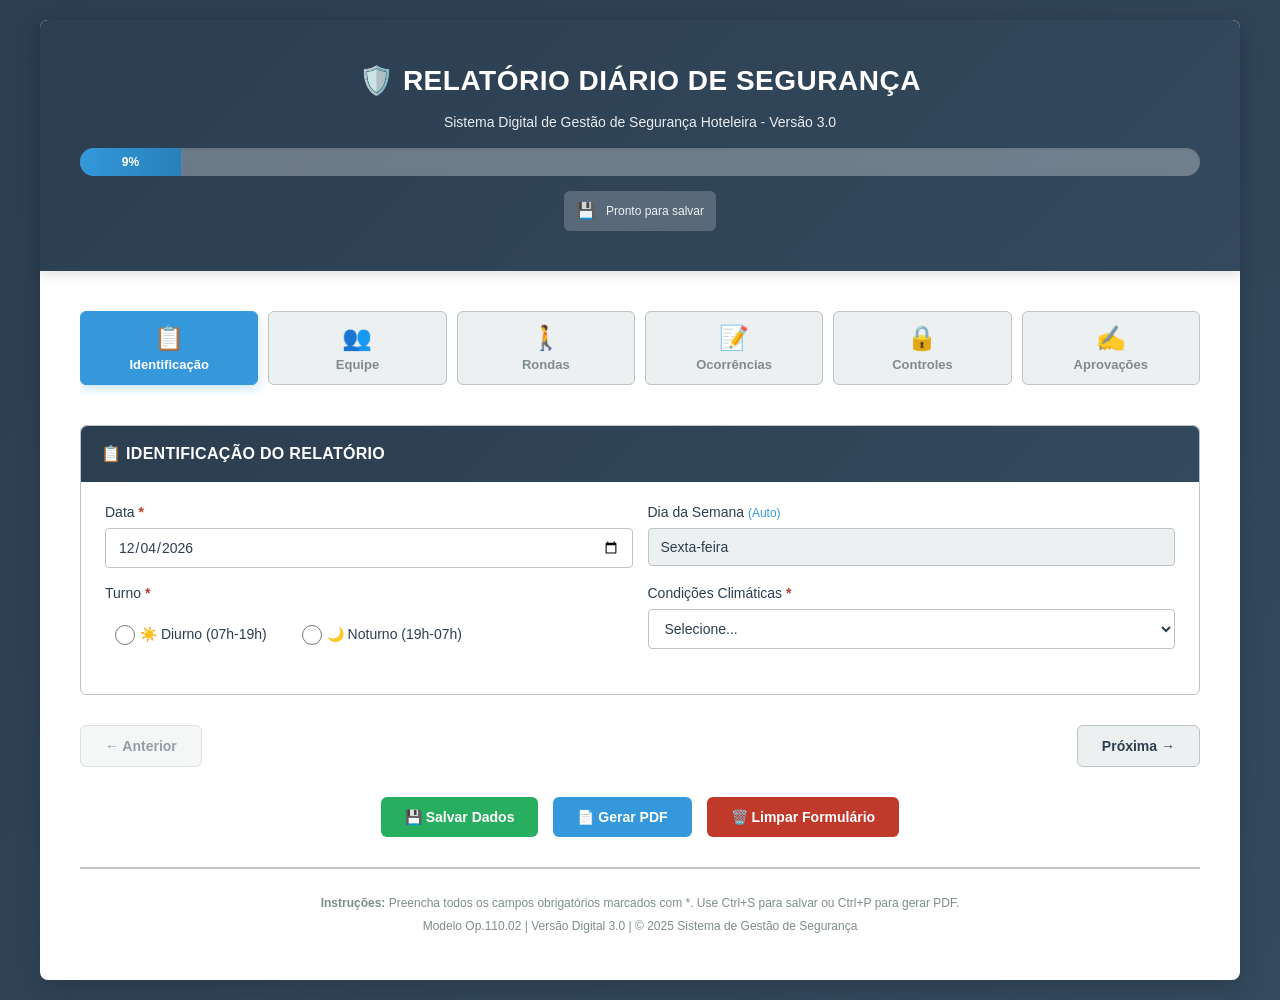
<file: index.html>
<!DOCTYPE html>
<html lang="pt">
<head>
    <meta charset="UTF-8">
    <meta name="viewport" content="width=device-width, initial-scale=1.0">
    <title>Relatório Diário de Segurança v3.0</title>
    <link rel="stylesheet" href="styles_v3.css">
</head>
<body>
    <div class="container">
        <!-- HEADER COM BARRA DE PROGRESSO -->
        <div class="header">
            <h1>🛡️ RELATÓRIO DIÁRIO DE SEGURANÇA</h1>
            <p>Sistema Digital de Gestão de Segurança Hoteleira - Versão 3.0</p>
            <div class="progress-container">
                <div class="progress-bar" id="progressBar">
                    <span id="progressText">0%</span>
                </div>
            </div>
            <div class="auto-save-indicator" id="autoSaveIndicator">
                <span class="save-icon">💾</span>
                <span id="saveStatus">Pronto para salvar</span>
            </div>
        </div>

        <!-- NAVEGAÇÃO POR ABAS -->
        <div class="tabs-navigation">
            <button class="tab-btn active" data-tab="identificacao">
                <span class="tab-icon">📋</span>
                <span class="tab-label">Identificação</span>
            </button>
            <button class="tab-btn" data-tab="equipe">
                <span class="tab-icon">👥</span>
                <span class="tab-label">Equipe</span>
            </button>
            <button class="tab-btn" data-tab="rondas">
                <span class="tab-icon">🚶</span>
                <span class="tab-label">Rondas</span>
            </button>
            <button class="tab-btn" data-tab="ocorrencias">
                <span class="tab-icon">📝</span>
                <span class="tab-label">Ocorrências</span>
            </button>
            <button class="tab-btn" data-tab="controles">
                <span class="tab-icon">🔒</span>
                <span class="tab-label">Controles</span>
            </button>
            <button class="tab-btn" data-tab="aprovacoes">
                <span class="tab-icon">✍️</span>
                <span class="tab-label">Aprovações</span>
            </button>
        </div>

        <!-- FORMULÁRIO -->
        <form id="relatorioForm">
            <!-- ABA 1: IDENTIFICAÇÃO -->
            <div class="tab-content active" id="tab-identificacao">
                <div class="section">
                    <div class="section-title">📋 IDENTIFICAÇÃO DO RELATÓRIO</div>
                    <div class="form-row">
                        <div class="form-group">
                            <label>Data <span class="required">*</span></label>
                            <input type="date" id="dataRelatorio" name="dataRelatorio" required>
                        </div>
                        <div class="form-group">
                            <label>Dia da Semana <span class="auto-calc">(Auto)</span></label>
                            <input type="text" id="diaSemana" name="diaSemana" readonly>
                        </div>
                    </div>
                    <div class="form-row">
                        <div class="form-group">
                            <label>Turno <span class="required">*</span></label>
                            <div class="radio-group">
                                <label class="radio-item">
                                    <input type="radio" name="turno" value="diurno" required>
                                    <span>☀️ Diurno (07h-19h)</span>
                                </label>
                                <label class="radio-item">
                                    <input type="radio" name="turno" value="noturno">
                                    <span>🌙 Noturno (19h-07h)</span>
                                </label>
                            </div>
                        </div>
                        <div class="form-group">
                            <label>Condições Climáticas <span class="required">*</span></label>
                            <select id="clima" name="clima" required>
                                <option value="">Selecione...</option>
                                <option value="bom">☀️ Bom</option>
                                <option value="chuva">🌧️ Chuva</option>
                                <option value="nublado">☁️ Nublado</option>
                                <option value="vento">💨 Vento Forte</option>
                                <option value="outros">🌤️ Outros</option>
                            </select>
                        </div>
                    </div>
                </div>
            </div>

            <!-- ABA 2: EQUIPE -->
            <div class="tab-content" id="tab-equipe">
                <div class="section">
                    <div class="section-title">👥 EQUIPE DE SERVIÇO</div>
                    
                    <h3 class="subsection-title">Turno Diurno (07h-19h)</h3>
                    <div class="form-row">
                        <div class="form-group">
                            <label>Supervisor Diurno - Nr. Mec. <span class="required">*</span></label>
                            <input type="text" id="supDiurnoMec" name="supDiurnoMec" required>
                        </div>
                        <div class="form-group">
                            <label>Nome Completo <span class="required">*</span></label>
                            <input type="text" id="supDiurnoNome" name="supDiurnoNome" required>
                        </div>
                    </div>
                    <div class="form-row">
                        <div class="form-group">
                            <label>Operador CCTV Diurno - Nr. Mec. <span class="required">*</span></label>
                            <input type="text" id="cctvDiurnoMec" name="cctvDiurnoMec" required>
                        </div>
                        <div class="form-group">
                            <label>Nome Completo <span class="required">*</span></label>
                            <input type="text" id="cctvDiurnoNome" name="cctvDiurnoNome" required>
                        </div>
                    </div>

                    <h3 class="subsection-title">Turno Noturno (19h-07h)</h3>
                    <div class="form-row">
                        <div class="form-group">
                            <label>Supervisor Noturno - Nr. Mec. <span class="required">*</span></label>
                            <input type="text" id="supNoturnoMec" name="supNoturnoMec" required>
                        </div>
                        <div class="form-group">
                            <label>Nome Completo <span class="required">*</span></label>
                            <input type="text" id="supNoturnoNome" name="supNoturnoNome" required>
                        </div>
                    </div>
                    <div class="form-row">
                        <div class="form-group">
                            <label>Operador CCTV Noturno - Nr. Mec. <span class="required">*</span></label>
                            <input type="text" id="cctvNoturnoMec" name="cctvNoturnoMec" required>
                        </div>
                        <div class="form-group">
                            <label>Nome Completo <span class="required">*</span></label>
                            <input type="text" id="cctvNoturnoNome" name="cctvNoturnoNome" required>
                        </div>
                    </div>
                </div>
            </div>

            <!-- ABA 3: RONDAS -->
            <div class="tab-content" id="tab-rondas">
                <!-- RONDAS GERAIS -->
                <div class="section">
                    <div class="section-title">🚶 RONDAS GERAIS (Piso -5 ao Piso 5)</div>
                    <div class="table-responsive">
                        <table class="data-table">
                            <thead>
                                <tr>
                                    <th>Ronda</th>
                                    <th>Horário Previsto</th>
                                    <th>Horário Real</th>
                                    <th>Assinatura</th>
                                    <th>Sem Ocorrências</th>
                                    <th>Ver Caso Nº</th>
                                </tr>
                            </thead>
                            <tbody>
                                <tr>
                                    <td><strong>RG-01</strong></td>
                                    <td>09:00</td>
                                    <td><input type="time" id="rg01Hora" name="rg01Hora"></td>
                                    <td><input type="text" id="rg01Ass" name="rg01Ass"></td>
                                    <td class="center"><input type="checkbox" id="rg01Ok" name="rg01Ok"></td>
                                    <td><input type="text" id="rg01Caso" name="rg01Caso" placeholder="Ex: 01"></td>
                                </tr>
                                <tr>
                                    <td><strong>RG-02</strong></td>
                                    <td>13:00</td>
                                    <td><input type="time" id="rg02Hora" name="rg02Hora"></td>
                                    <td><input type="text" id="rg02Ass" name="rg02Ass"></td>
                                    <td class="center"><input type="checkbox" id="rg02Ok" name="rg02Ok"></td>
                                    <td><input type="text" id="rg02Caso" name="rg02Caso" placeholder="Ex: 02"></td>
                                </tr>
                                <tr>
                                    <td><strong>RG-03</strong></td>
                                    <td>17:00</td>
                                    <td><input type="time" id="rg03Hora" name="rg03Hora"></td>
                                    <td><input type="text" id="rg03Ass" name="rg03Ass"></td>
                                    <td class="center"><input type="checkbox" id="rg03Ok" name="rg03Ok"></td>
                                    <td><input type="text" id="rg03Caso" name="rg03Caso" placeholder="Ex: 03"></td>
                                </tr>
                                <tr>
                                    <td><strong>RG-04</strong></td>
                                    <td>21:00</td>
                                    <td><input type="time" id="rg04Hora" name="rg04Hora"></td>
                                    <td><input type="text" id="rg04Ass" name="rg04Ass"></td>
                                    <td class="center"><input type="checkbox" id="rg04Ok" name="rg04Ok"></td>
                                    <td><input type="text" id="rg04Caso" name="rg04Caso" placeholder="Ex: 04"></td>
                                </tr>
                            </tbody>
                        </table>
                    </div>
                </div>

                <!-- RONDAS GARAGEM -->
                <div class="section">
                    <div class="section-title">🚗 RONDAS GARAGEM SUBTERRÂNEA</div>
                    <div class="table-responsive">
                        <table class="data-table">
                            <thead>
                                <tr>
                                    <th>Ronda</th>
                                    <th>Horário Previsto</th>
                                    <th>Horário Real</th>
                                    <th>Assinatura</th>
                                    <th>OK</th>
                                    <th>Ver Caso Nº</th>
                                </tr>
                            </thead>
                            <tbody>
                                <tr>
                                    <td><strong>RGar-01</strong></td>
                                    <td>10:00</td>
                                    <td><input type="time" id="rgar01Hora" name="rgar01Hora"></td>
                                    <td><input type="text" id="rgar01Ass" name="rgar01Ass"></td>
                                    <td class="center"><input type="checkbox" id="rgar01Ok" name="rgar01Ok"></td>
                                    <td><input type="text" id="rgar01Caso" name="rgar01Caso"></td>
                                </tr>
                                <tr>
                                    <td><strong>RGar-02</strong></td>
                                    <td>14:00</td>
                                    <td><input type="time" id="rgar02Hora" name="rgar02Hora"></td>
                                    <td><input type="text" id="rgar02Ass" name="rgar02Ass"></td>
                                    <td class="center"><input type="checkbox" id="rgar02Ok" name="rgar02Ok"></td>
                                    <td><input type="text" id="rgar02Caso" name="rgar02Caso"></td>
                                </tr>
                                <tr>
                                    <td><strong>RGar-03</strong></td>
                                    <td>18:00</td>
                                    <td><input type="time" id="rgar03Hora" name="rgar03Hora"></td>
                                    <td><input type="text" id="rgar03Ass" name="rgar03Ass"></td>
                                    <td class="center"><input type="checkbox" id="rgar03Ok" name="rgar03Ok"></td>
                                    <td><input type="text" id="rgar03Caso" name="rgar03Caso"></td>
                                </tr>
                                <tr>
                                    <td><strong>RGar-04</strong></td>
                                    <td>22:00</td>
                                    <td><input type="time" id="rgar04Hora" name="rgar04Hora"></td>
                                    <td><input type="text" id="rgar04Ass" name="rgar04Ass"></td>
                                    <td class="center"><input type="checkbox" id="rgar04Ok" name="rgar04Ok"></td>
                                    <td><input type="text" id="rgar04Caso" name="rgar04Caso"></td>
                                </tr>
                            </tbody>
                        </table>
                    </div>
                    <div class="form-row" style="margin-top: 20px;">
                        <div class="form-group">
                            <label>🚨 Veículos Mal Estacionados - Matrícula 1</label>
                            <input type="text" id="veiculo1" name="veiculo1" placeholder="Ex: LD-00-00-AA">
                        </div>
                        <div class="form-group">
                            <label>Cave</label>
                            <input type="text" id="cave1" name="cave1" placeholder="Ex: -2">
                        </div>
                        <div class="form-group">
                            <label>Matrícula 2</label>
                            <input type="text" id="veiculo2" name="veiculo2" placeholder="Ex: LD-00-00-BB">
                        </div>
                        <div class="form-group">
                            <label>Cave</label>
                            <input type="text" id="cave2" name="cave2" placeholder="Ex: -3">
                        </div>
                    </div>
                </div>

                <!-- INSPEÇÕES SANITÁRIAS -->
                <div class="section">
                    <div class="section-title">🚽 INSPEÇÕES SANITÁRIAS (Prevenção Vasilhames)</div>
                    <div class="table-responsive">
                        <table class="data-table">
                            <thead>
                                <tr>
                                    <th>Inspeção</th>
                                    <th>Horário Previsto</th>
                                    <th>Horário Real</th>
                                    <th>Vasilhames Detectados</th>
                                    <th>Recolhido</th>
                                    <th>Ver Caso Nº</th>
                                </tr>
                            </thead>
                            <tbody>
                                <tr>
                                    <td><strong>IS-01</strong></td>
                                    <td>10:00</td>
                                    <td><input type="time" id="is01Hora" name="is01Hora"></td>
                                    <td class="center"><input type="checkbox" id="is01Detectado" name="is01Detectado"></td>
                                    <td class="center"><input type="checkbox" id="is01Recolhido" name="is01Recolhido"></td>
                                    <td><input type="text" id="is01Caso" name="is01Caso"></td>
                                </tr>
                                <tr>
                                    <td><strong>IS-02</strong></td>
                                    <td>12:00</td>
                                    <td><input type="time" id="is02Hora" name="is02Hora"></td>
                                    <td class="center"><input type="checkbox" id="is02Detectado" name="is02Detectado"></td>
                                    <td class="center"><input type="checkbox" id="is02Recolhido" name="is02Recolhido"></td>
                                    <td><input type="text" id="is02Caso" name="is02Caso"></td>
                                </tr>
                                <tr>
                                    <td><strong>IS-03</strong></td>
                                    <td>24:00</td>
                                    <td><input type="time" id="is03Hora" name="is03Hora"></td>
                                    <td class="center"><input type="checkbox" id="is03Detectado" name="is03Detectado"></td>
                                    <td class="center"><input type="checkbox" id="is03Recolhido" name="is03Recolhido"></td>
                                    <td><input type="text" id="is03Caso" name="is03Caso"></td>
                                </tr>
                                <tr>
                                    <td><strong>IS-04</strong></td>
                                    <td>05:30</td>
                                    <td><input type="time" id="is04Hora" name="is04Hora"></td>
                                    <td class="center"><input type="checkbox" id="is04Detectado" name="is04Detectado"></td>
                                    <td class="center"><input type="checkbox" id="is04Recolhido" name="is04Recolhido"></td>
                                    <td><input type="text" id="is04Caso" name="is04Caso"></td>
                                </tr>
                            </tbody>
                        </table>
                    </div>
                </div>

                <!-- RONDAS SETORIAIS -->
                <div class="section">
                    <div class="section-title">🏨 RONDAS SETORIAIS NOTURNAS (23h-06h30)</div>
                    <div class="table-responsive">
                        <table class="data-table">
                            <thead>
                                <tr>
                                    <th>Setor</th>
                                    <th>Ronda 1</th>
                                    <th>Presente</th>
                                    <th>Ronda 2</th>
                                    <th>Presente</th>
                                    <th>Caso Nº</th>
                                </tr>
                            </thead>
                            <tbody>
                                <tr>
                                    <td><strong>Lavandaria</strong></td>
                                    <td><input type="time" id="lavR1" name="lavR1"></td>
                                    <td class="center"><input type="checkbox" id="lavR1P" name="lavR1P"></td>
                                    <td><input type="time" id="lavR2" name="lavR2"></td>
                                    <td class="center"><input type="checkbox" id="lavR2P" name="lavR2P"></td>
                                    <td><input type="text" id="lavCaso" name="lavCaso"></td>
                                </tr>
                                <tr>
                                    <td><strong>Room Service</strong></td>
                                    <td><input type="time" id="rsR1" name="rsR1"></td>
                                    <td class="center"><input type="checkbox" id="rsR1P" name="rsR1P"></td>
                                    <td><input type="time" id="rsR2" name="rsR2"></td>
                                    <td class="center"><input type="checkbox" id="rsR2P" name="rsR2P"></td>
                                    <td><input type="text" id="rsCaso" name="rsCaso"></td>
                                </tr>
                                <tr>
                                    <td><strong>Lobby Bar</strong></td>
                                    <td><input type="time" id="lbR1" name="lbR1"></td>
                                    <td class="center"><input type="checkbox" id="lbR1P" name="lbR1P"></td>
                                    <td><input type="time" id="lbR2" name="lbR2"></td>
                                    <td class="center"><input type="checkbox" id="lbR2P" name="lbR2P"></td>
                                    <td><input type="text" id="lbCaso" name="lbCaso"></td>
                                </tr>
                                <tr>
                                    <td><strong>Cozinha</strong></td>
                                    <td><input type="time" id="cozR1" name="cozR1"></td>
                                    <td class="center"><input type="checkbox" id="cozR1P" name="cozR1P"></td>
                                    <td><input type="time" id="cozR2" name="cozR2"></td>
                                    <td class="center"><input type="checkbox" id="cozR2P" name="cozR2P"></td>
                                    <td><input type="text" id="cozCaso" name="cozCaso"></td>
                                </tr>
                                <tr>
                                    <td><strong>Recepção</strong></td>
                                    <td><input type="time" id="recR1" name="recR1"></td>
                                    <td class="center"><input type="checkbox" id="recR1P" name="recR1P"></td>
                                    <td><input type="time" id="recR2" name="recR2"></td>
                                    <td class="center"><input type="checkbox" id="recR2P" name="recR2P"></td>
                                    <td><input type="text" id="recCaso" name="recCaso"></td>
                                </tr>
                            </tbody>
                        </table>
                    </div>
                </div>
            </div>

            <!-- ABA 4: OCORRÊNCIAS -->
            <div class="tab-content" id="tab-ocorrencias">
                <div class="section">
                    <div class="section-title">🔍 REGISTRO DE OCORRÊNCIAS</div>
                    
                    <div class="severity-legend">
                        <p><strong>Classificação de Severidade:</strong></p>
                        <div class="severity-badges">
                            <span class="severity-badge s1">S1 - Crítico</span>
                            <span class="severity-badge s2">S2 - Alto</span>
                            <span class="severity-badge s3">S3 - Médio</span>
                            <span class="severity-badge s4">S4 - Baixo</span>
                            <span class="severity-badge s5">S5 - Informativo</span>
                        </div>
                    </div>

                    <!-- CASO 01 -->
                    <div class="incident-card">
                        <div class="incident-header">
                            <h3>📝 CASO 01</h3>
                            <div class="severity-selector">
                                <label class="radio-badge">
                                    <input type="radio" name="caso01Sev" value="s1">
                                    <span class="badge s1">S1</span>
                                </label>
                                <label class="radio-badge">
                                    <input type="radio" name="caso01Sev" value="s2">
                                    <span class="badge s2">S2</span>
                                </label>
                                <label class="radio-badge">
                                    <input type="radio" name="caso01Sev" value="s3">
                                    <span class="badge s3">S3</span>
                                </label>
                                <label class="radio-badge">
                                    <input type="radio" name="caso01Sev" value="s4">
                                    <span class="badge s4">S4</span>
                                </label>
                                <label class="radio-badge">
                                    <input type="radio" name="caso01Sev" value="s5">
                                    <span class="badge s5">S5</span>
                                </label>
                            </div>
                        </div>
                        <div class="form-row">
                            <div class="form-group">
                                <label>Horário</label>
                                <input type="time" id="caso01Hora" name="caso01Hora">
                            </div>
                            <div class="form-group">
                                <label>Local</label>
                                <input type="text" id="caso01Local" name="caso01Local" placeholder="Ex: Garagem Cave -2">
                            </div>
                        </div>
                        <div class="form-group">
                            <label>Descrição Detalhada</label>
                            <textarea id="caso01Desc" name="caso01Desc" rows="4" placeholder="Descreva o incidente: Quem, O quê, Quando, Onde, Como..."></textarea>
                        </div>
                        <div class="form-group">
                            <label>Ação Tomada</label>
                            <textarea id="caso01Acao" name="caso01Acao" rows="3" placeholder="Descreva as medidas tomadas para resolver a situação..."></textarea>
                        </div>
                        <div class="form-row">
                            <div class="form-group">
                                <label>Responsável</label>
                                <input type="text" id="caso01Resp" name="caso01Resp">
                            </div>
                            <div class="form-group">
                                <label>Assinatura</label>
                                <input type="text" id="caso01Ass" name="caso01Ass">
                            </div>
                        </div>
                    </div>

                    <!-- CASO 02 -->
                    <div class="incident-card">
                        <div class="incident-header">
                            <h3>📝 CASO 02</h3>
                            <div class="severity-selector">
                                <label class="radio-badge">
                                    <input type="radio" name="caso02Sev" value="s1">
                                    <span class="badge s1">S1</span>
                                </label>
                                <label class="radio-badge">
                                    <input type="radio" name="caso02Sev" value="s2">
                                    <span class="badge s2">S2</span>
                                </label>
                                <label class="radio-badge">
                                    <input type="radio" name="caso02Sev" value="s3">
                                    <span class="badge s3">S3</span>
                                </label>
                                <label class="radio-badge">
                                    <input type="radio" name="caso02Sev" value="s4">
                                    <span class="badge s4">S4</span>
                                </label>
                                <label class="radio-badge">
                                    <input type="radio" name="caso02Sev" value="s5">
                                    <span class="badge s5">S5</span>
                                </label>
                            </div>
                        </div>
                        <div class="form-row">
                            <div class="form-group">
                                <label>Horário</label>
                                <input type="time" id="caso02Hora" name="caso02Hora">
                            </div>
                            <div class="form-group">
                                <label>Local</label>
                                <input type="text" id="caso02Local" name="caso02Local" placeholder="Ex: Lobby Principal">
                            </div>
                        </div>
                        <div class="form-group">
                            <label>Descrição Detalhada</label>
                            <textarea id="caso02Desc" name="caso02Desc" rows="4" placeholder="Descreva o incidente..."></textarea>
                        </div>
                        <div class="form-group">
                            <label>Ação Tomada</label>
                            <textarea id="caso02Acao" name="caso02Acao" rows="3" placeholder="Descreva as medidas tomadas..."></textarea>
                        </div>
                        <div class="form-row">
                            <div class="form-group">
                                <label>Responsável</label>
                                <input type="text" id="caso02Resp" name="caso02Resp">
                            </div>
                            <div class="form-group">
                                <label>Assinatura</label>
                                <input type="text" id="caso02Ass" name="caso02Ass">
                            </div>
                        </div>
                    </div>

                    <!-- CASO 03 -->
                    <div class="incident-card">
                        <div class="incident-header">
                            <h3>📝 CASO 03</h3>
                            <div class="severity-selector">
                                <label class="radio-badge">
                                    <input type="radio" name="caso03Sev" value="s1">
                                    <span class="badge s1">S1</span>
                                </label>
                                <label class="radio-badge">
                                    <input type="radio" name="caso03Sev" value="s2">
                                    <span class="badge s2">S2</span>
                                </label>
                                <label class="radio-badge">
                                    <input type="radio" name="caso03Sev" value="s3">
                                    <span class="badge s3">S3</span>
                                </label>
                                <label class="radio-badge">
                                    <input type="radio" name="caso03Sev" value="s4">
                                    <span class="badge s4">S4</span>
                                </label>
                                <label class="radio-badge">
                                    <input type="radio" name="caso03Sev" value="s5">
                                    <span class="badge s5">S5</span>
                                </label>
                            </div>
                        </div>
                        <div class="form-row">
                            <div class="form-group">
                                <label>Horário</label>
                                <input type="time" id="caso03Hora" name="caso03Hora">
                            </div>
                            <div class="form-group">
                                <label>Local</label>
                                <input type="text" id="caso03Local" name="caso03Local" placeholder="Ex: Piso 3">
                            </div>
                        </div>
                        <div class="form-group">
                            <label>Descrição Detalhada</label>
                            <textarea id="caso03Desc" name="caso03Desc" rows="4" placeholder="Descreva o incidente..."></textarea>
                        </div>
                        <div class="form-group">
                            <label>Ação Tomada</label>
                            <textarea id="caso03Acao" name="caso03Acao" rows="3" placeholder="Descreva as medidas tomadas..."></textarea>
                        </div>
                        <div class="form-row">
                            <div class="form-group">
                                <label>Responsável</label>
                                <input type="text" id="caso03Resp" name="caso03Resp">
                            </div>
                            <div class="form-group">
                                <label>Assinatura</label>
                                <input type="text" id="caso03Ass" name="caso03Ass">
                            </div>
                        </div>
                    </div>
                </div>
            </div>

            <!-- ABA 5: CONTROLES -->
            <div class="tab-content" id="tab-controles">
                <!-- CONTROLE DE DORMITÓRIOS -->
                <div class="section">
                    <div class="section-title">🛏️ CONTROLE DE DORMITÓRIOS</div>
                    <div class="form-row">
                        <div class="form-group">
                            <label>Ronda Noturna 01 (24h-05h30)</label>
                            <input type="time" id="dormR1" name="dormR1">
                        </div>
                        <div class="form-group">
                            <label>Assinatura</label>
                            <input type="text" id="dormR1Ass" name="dormR1Ass">
                        </div>
                        <div class="form-group">
                            <label>Ronda Noturna 02 (24h-05h30)</label>
                            <input type="time" id="dormR2" name="dormR2">
                        </div>
                        <div class="form-group">
                            <label>Assinatura</label>
                            <input type="text" id="dormR2Ass" name="dormR2Ass">
                        </div>
                    </div>
                    
                    <h4 style="margin: 20px 0 10px 0; color: #667eea;">Registro de Uso (Somente com Autorização)</h4>
                    <div class="table-responsive">
                        <table class="data-table">
                            <thead>
                                <tr>
                                    <th>Gênero</th>
                                    <th>Nome</th>
                                    <th>Seção</th>
                                    <th>Horário Entrada</th>
                                    <th>Autorizado por</th>
                                </tr>
                            </thead>
                            <tbody>
                                <tr>
                                    <td>
                                        <select id="dorm1Gen" name="dorm1Gen">
                                            <option value="">-</option>
                                            <option value="M">M</option>
                                            <option value="F">F</option>
                                        </select>
                                    </td>
                                    <td><input type="text" id="dorm1Nome" name="dorm1Nome"></td>
                                    <td><input type="text" id="dorm1Sec" name="dorm1Sec"></td>
                                    <td><input type="time" id="dorm1Hora" name="dorm1Hora"></td>
                                    <td><input type="text" id="dorm1Aut" name="dorm1Aut"></td>
                                </tr>
                                <tr>
                                    <td>
                                        <select id="dorm2Gen" name="dorm2Gen">
                                            <option value="">-</option>
                                            <option value="M">M</option>
                                            <option value="F">F</option>
                                        </select>
                                    </td>
                                    <td><input type="text" id="dorm2Nome" name="dorm2Nome"></td>
                                    <td><input type="text" id="dorm2Sec" name="dorm2Sec"></td>
                                    <td><input type="time" id="dorm2Hora" name="dorm2Hora"></td>
                                    <td><input type="text" id="dorm2Aut" name="dorm2Aut"></td>
                                </tr>
                                <tr>
                                    <td>
                                        <select id="dorm3Gen" name="dorm3Gen">
                                            <option value="">-</option>
                                            <option value="M">M</option>
                                            <option value="F">F</option>
                                        </select>
                                    </td>
                                    <td><input type="text" id="dorm3Nome" name="dorm3Nome"></td>
                                    <td><input type="text" id="dorm3Sec" name="dorm3Sec"></td>
                                    <td><input type="time" id="dorm3Hora" name="dorm3Hora"></td>
                                    <td><input type="text" id="dorm3Aut" name="dorm3Aut"></td>
                                </tr>
                            </tbody>
                        </table>
                    </div>
                    
                    <div class="form-row" style="margin-top: 20px;">
                        <div class="form-group">
                            <label>Chave está na Recepção?</label>
                            <div class="radio-group">
                                <label class="radio-item">
                                    <input type="radio" name="chaveRec" value="sim">
                                    <span>Sim</span>
                                </label>
                                <label class="radio-item">
                                    <input type="radio" name="chaveRec" value="nao">
                                    <span>Não</span>
                                </label>
                            </div>
                        </div>
                        <div class="form-group">
                            <label>Se não, está com (Nome/Seção)</label>
                            <input type="text" id="chavePosse" name="chavePosse" placeholder="Nome e Seção">
                        </div>
                    </div>
                </div>

                <!-- CONTROLE DE REFEITÓRIO -->
                <div class="section">
                    <div class="section-title">🍽️ CONTROLE DE REFEITÓRIO</div>
                    <div class="form-row">
                        <div class="form-group">
                            <label>Jantar - Horário Previsto: 20h15</label>
                            <input type="time" id="jantarHora" name="jantarHora">
                        </div>
                        <div class="form-group">
                            <label>Ceia - Previsto: 01h00-02h00</label>
                            <input type="time" id="ceiaHora" name="ceiaHora">
                        </div>
                    </div>
                    
                    <h4 style="margin: 20px 0 10px 0; color: #667eea;">Trabalhadores no Refeitório Após 20h15</h4>
                    <div class="table-responsive">
                        <table class="data-table">
                            <thead>
                                <tr>
                                    <th>Nome</th>
                                    <th>Seção</th>
                                    <th>Nome</th>
                                    <th>Seção</th>
                                </tr>
                            </thead>
                            <tbody>
                                <tr>
                                    <td><input type="text" id="ref1Nome" name="ref1Nome"></td>
                                    <td><input type="text" id="ref1Sec" name="ref1Sec"></td>
                                    <td><input type="text" id="ref2Nome" name="ref2Nome"></td>
                                    <td><input type="text" id="ref2Sec" name="ref2Sec"></td>
                                </tr>
                                <tr>
                                    <td><input type="text" id="ref3Nome" name="ref3Nome"></td>
                                    <td><input type="text" id="ref3Sec" name="ref3Sec"></td>
                                    <td><input type="text" id="ref4Nome" name="ref4Nome"></td>
                                    <td><input type="text" id="ref4Sec" name="ref4Sec"></td>
                                </tr>
                            </tbody>
                        </table>
                    </div>
                </div>

                <!-- CHECKLIST EQUIPAMENTOS -->
                <div class="section">
                    <div class="section-title">✅ CHECKLIST DE EQUIPAMENTOS</div>
                    <div class="checkbox-group">
                        <label class="checkbox-item"><input type="checkbox" id="checkRadios" name="checkRadios"> 📻 Rádios carregados e funcionais</label>
                        <label class="checkbox-item"><input type="checkbox" id="checkLanternas" name="checkLanternas"> 🔦 Lanternas operacionais</label>
                        <label class="checkbox-item"><input type="checkbox" id="checkCctv" name="checkCctv"> 📹 Sistema CCTV sem falhas</label>
                        <label class="checkbox-item"><input type="checkbox" id="checkPortas" name="checkPortas"> 🚪 Portas de emergência destrancadas</label>
                        <label class="checkbox-item"><input type="checkbox" id="checkIlum" name="checkIlum"> 💡 Iluminação perimetral funcional</label>
                    </div>
                </div>

                <!-- OBSERVAÇÕES FINAIS -->
                <div class="section">
                    <div class="section-title">📝 OBSERVAÇÕES E PENDÊNCIAS</div>
                    <div class="form-group">
                        <label>Outras Observações Importantes</label>
                        <textarea id="obsGerais" name="obsGerais" placeholder="Registre aqui qualquer informação adicional relevante..." style="min-height: 100px;"></textarea>
                    </div>
                    <div class="form-group">
                        <label>Pendências para Próximo Turno</label>
                        <textarea id="pendencias" name="pendencias" placeholder="Liste as pendências que devem ser acompanhadas pelo próximo turno..." style="min-height: 80px;"></textarea>
                    </div>
                </div>
            </div>

            <!-- ABA 6: APROVAÇÕES -->
            <div class="tab-content" id="tab-aprovacoes">
                <div class="section">
                    <div class="section-title">✍️ APROVAÇÕES E ASSINATURAS</div>
                    <div class="form-row">
                        <div class="form-group">
                            <label>Chefe de Equipa - Nome</label>
                            <input type="text" id="aprovChefeNome" name="aprovChefeNome">
                        </div>
                        <div class="form-group">
                            <label>Assinatura</label>
                            <input type="text" id="aprovChefeAss" name="aprovChefeAss">
                        </div>
                        <div class="form-group">
                            <label>Horário</label>
                            <input type="time" id="aprovChefeHora" name="aprovChefeHora">
                        </div>
                    </div>
                    <div class="form-row">
                        <div class="form-group">
                            <label>Supervisor Serviço Interno - Nome</label>
                            <input type="text" id="aprovSupNome" name="aprovSupNome">
                        </div>
                        <div class="form-group">
                            <label>Assinatura</label>
                            <input type="text" id="aprovSupAss" name="aprovSupAss">
                        </div>
                        <div class="form-group">
                            <label>Horário</label>
                            <input type="time" id="aprovSupHora" name="aprovSupHora">
                        </div>
                    </div>
                </div>
            </div>
        </form>

        <!-- NAVEGAÇÃO ENTRE ABAS -->
        <div class="tab-navigation-buttons">
            <button type="button" class="nav-btn btn-prev" id="btnPrev">
                ← Anterior
            </button>
            <button type="button" class="nav-btn btn-next" id="btnNext">
                Próxima →
            </button>
        </div>

        <!-- BOTÕES DE AÇÃO -->
        <div class="button-group">
            <button type="button" class="btn-save" id="btnSave">
                💾 Salvar Dados
            </button>
            <button type="button" class="btn-print" id="btnPrint">
                📄 Gerar PDF
            </button>
            <button type="button" class="btn-clear" id="btnClear">
                🗑️ Limpar Formulário
            </button>
        </div>

        <!-- FOOTER -->
        <div class="footer">
            <p><strong>Instruções:</strong> Preencha todos os campos obrigatórios marcados com *. Use Ctrl+S para salvar ou Ctrl+P para gerar PDF.</p>
            <p>Modelo Op.110.02 | Versão Digital 3.0 | © 2025 Sistema de Gestão de Segurança</p>
        </div>
    </div>

    <!-- Template das Abas (será injetado via JavaScript) -->
    <template id="templateIdentificacao">
        <div class="tab-content active" id="tab-identificacao">
            <div class="section">
                <div class="section-title">📋 IDENTIFICAÇÃO DO RELATÓRIO</div>
                <div class="form-row">
                    <div class="form-group">
                        <label>Data <span class="required">*</span></label>
                        <input type="date" id="dataRelatorio" name="dataRelatorio" required>
                    </div>
                    <div class="form-group">
                        <label>Dia da Semana <span class="auto-calc">(Auto)</span></label>
                        <input type="text" id="diaSemana" name="diaSemana" readonly>
                    </div>
                </div>
                <div class="form-row">
                    <div class="form-group">
                        <label>Turno <span class="required">*</span></label>
                        <div class="radio-group">
                            <label class="radio-item">
                                <input type="radio" name="turno" value="diurno" required>
                                <span>☀️ Diurno (07h-19h)</span>
                            </label>
                            <label class="radio-item">
                                <input type="radio" name="turno" value="noturno">
                                <span>🌙 Noturno (19h-07h)</span>
                            </label>
                        </div>
                    </div>
                    <div class="form-group">
                        <label>Condições Climáticas <span class="required">*</span></label>
                        <select id="clima" name="clima" required>
                            <option value="">Selecione...</option>
                            <option value="bom">☀️ Bom</option>
                            <option value="chuva">🌧️ Chuva</option>
                            <option value="nublado">☁️ Nublado</option>
                            <option value="vento">💨 Vento Forte</option>
                            <option value="outros">🌤️ Outros</option>
                        </select>
                    </div>
                </div>
            </div>
        </div>
    </template>

    <script src="script_v3.js"></script>
</body>
</html>
</file>
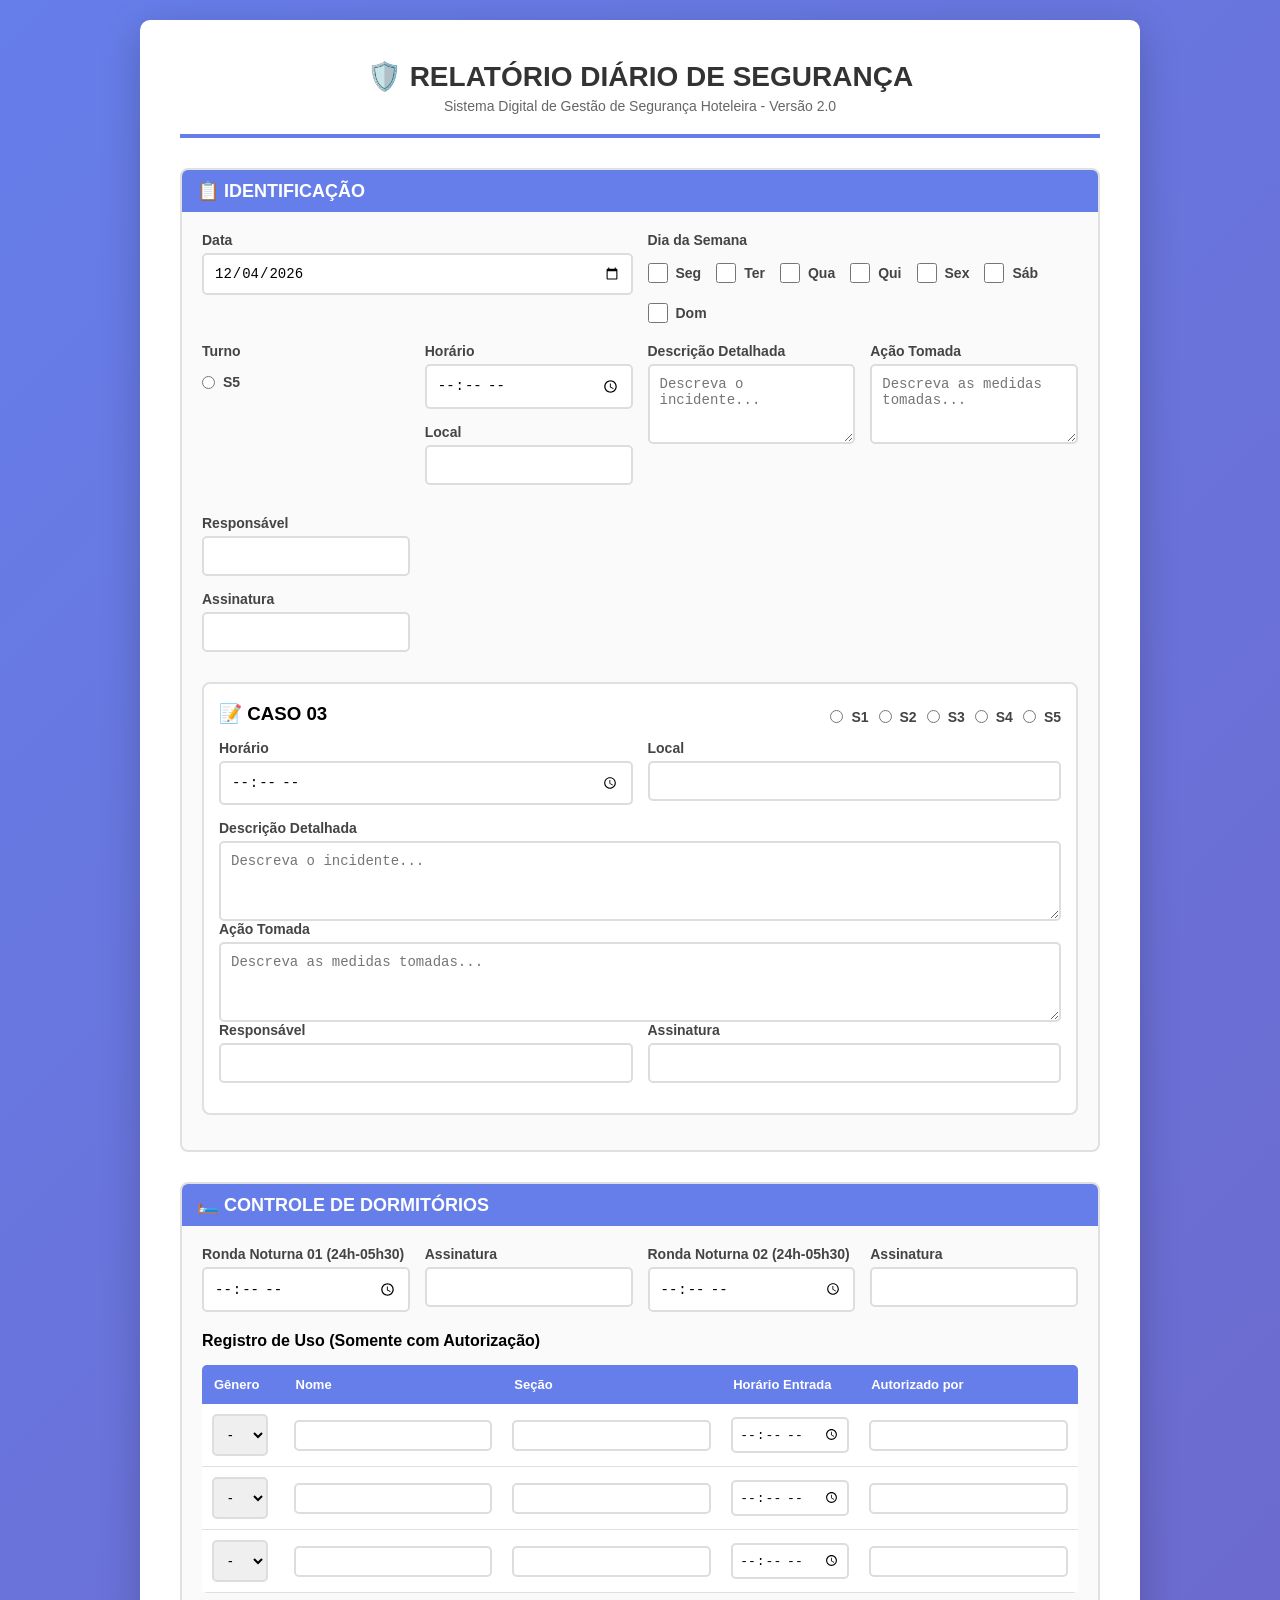
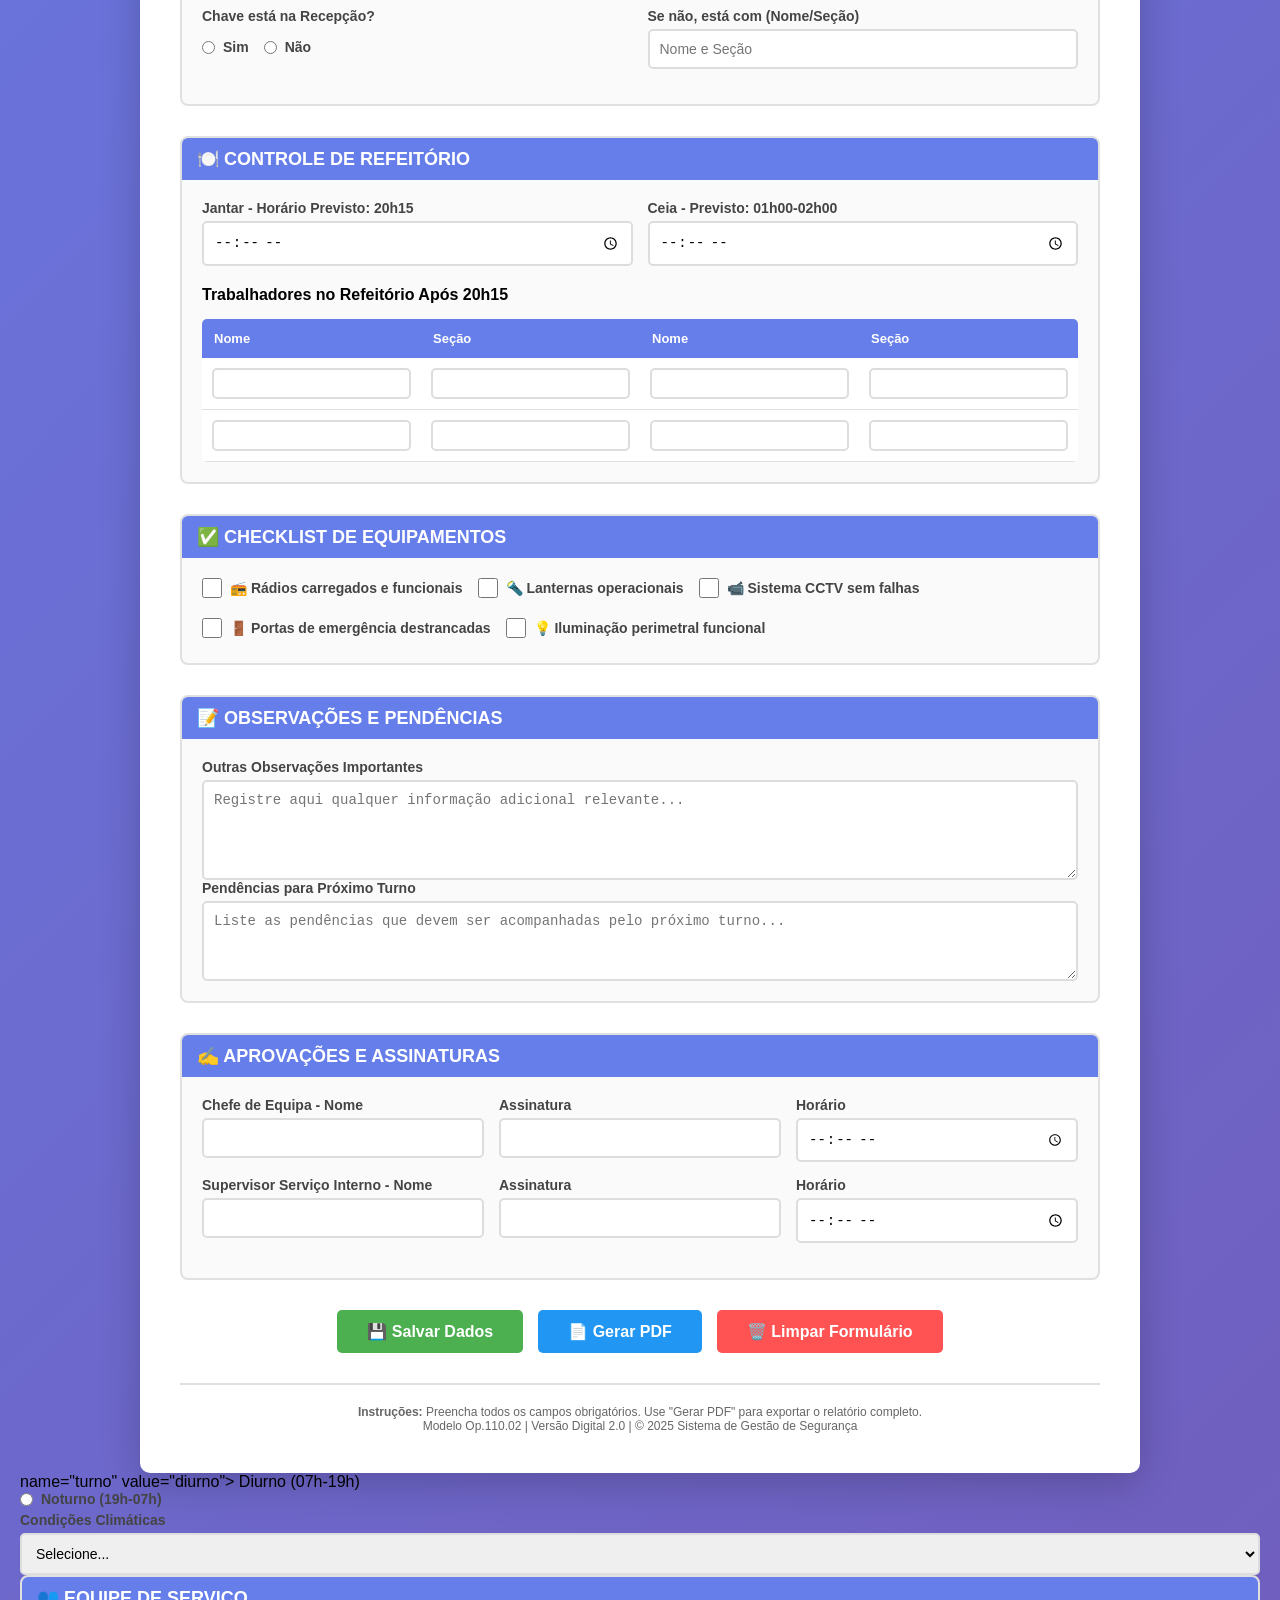
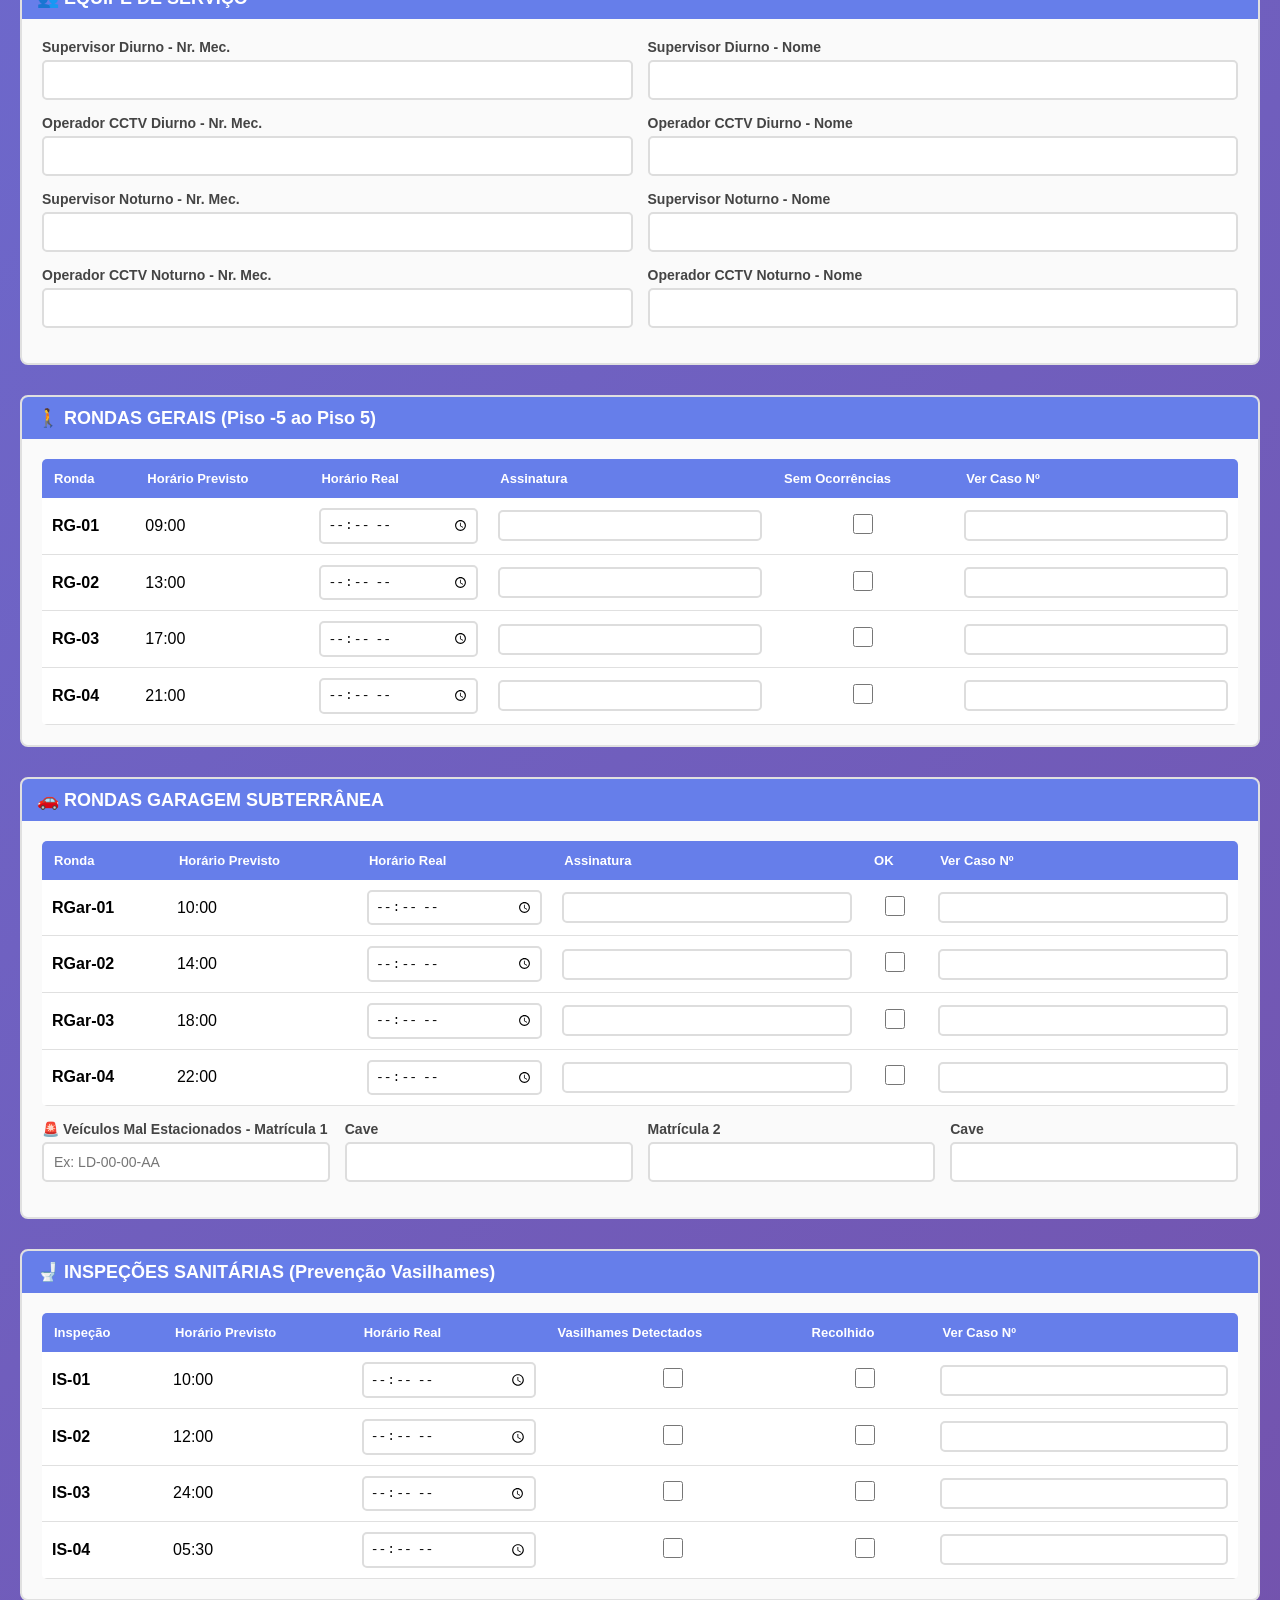
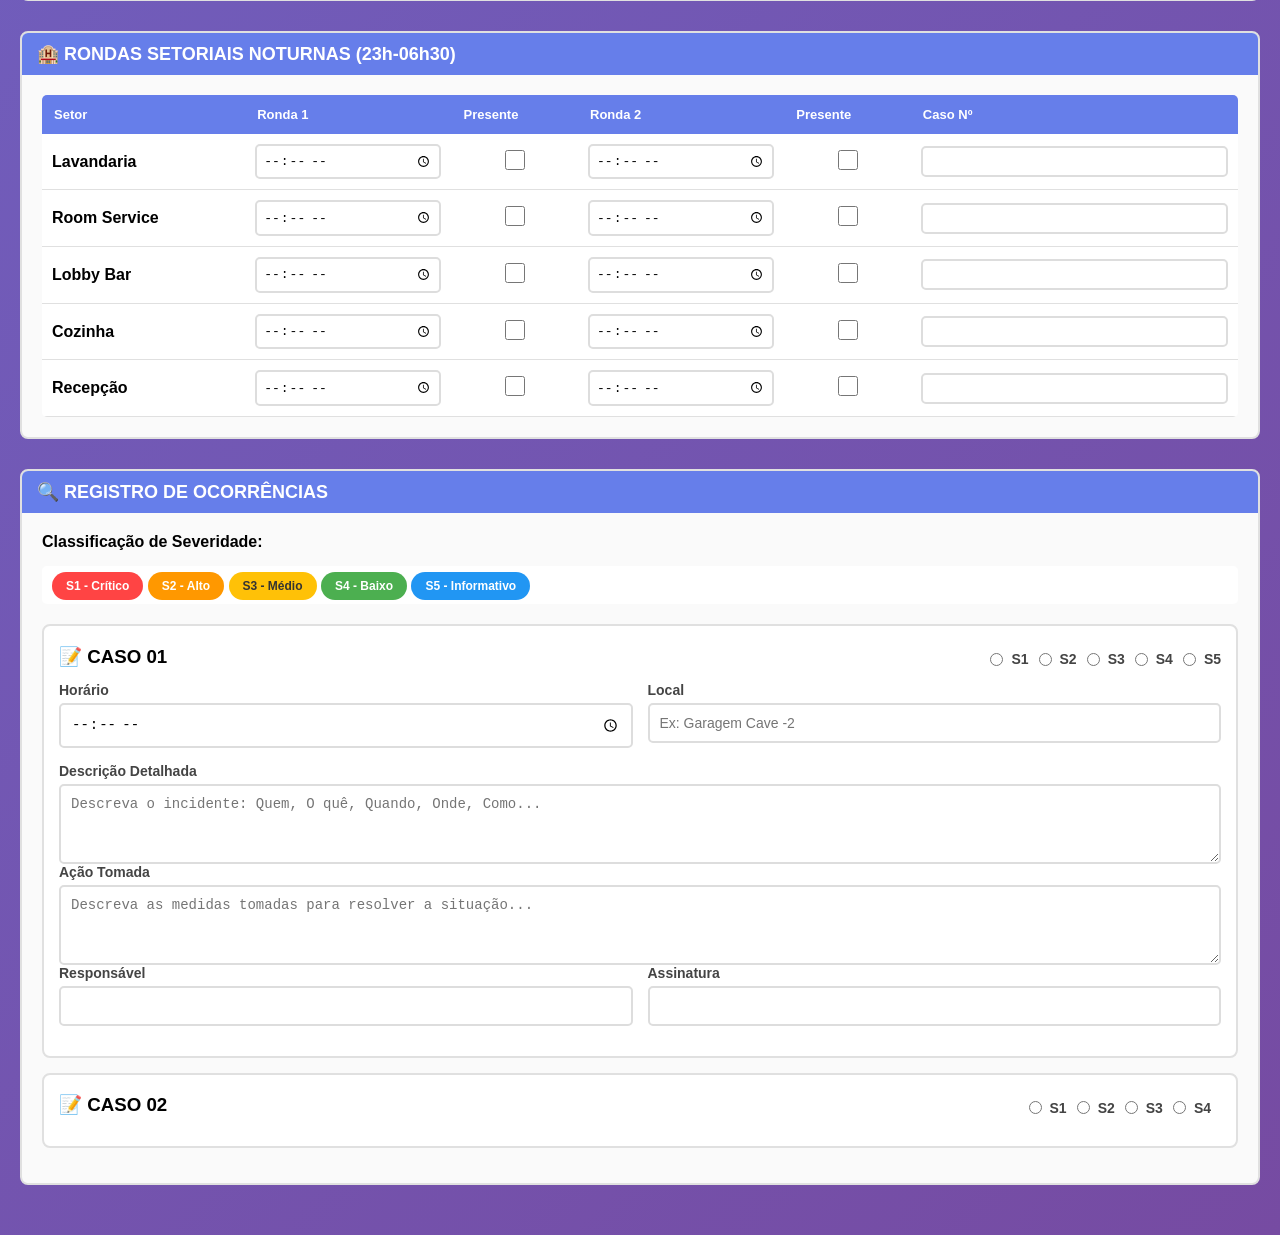
<file: relatorio_digital_seguranca.html>
<!DOCTYPE html>
<html lang="pt">
<head>
    <meta charset="UTF-8">
    <meta name="viewport" content="width=device-width, initial-scale=1.0">
    <title>Relatório Diário de Segurança</title>
    <style>
        * {
            margin: 0;
            padding: 0;
            box-sizing: border-box;
        }
        
        body {
            font-family: 'Arial', sans-serif;
            background: linear-gradient(135deg, #667eea 0%, #764ba2 100%);
            padding: 20px;
            min-height: 100vh;
        }
        
        .container {
            max-width: 1000px;
            margin: 0 auto;
            background: white;
            padding: 40px;
            border-radius: 10px;
            box-shadow: 0 10px 40px rgba(0,0,0,0.2);
        }
        
        .header {
            text-align: center;
            border-bottom: 4px solid #667eea;
            padding-bottom: 20px;
            margin-bottom: 30px;
        }
        
        .header h1 {
            color: #333;
            font-size: 28px;
            margin-bottom: 5px;
        }
        
        .header p {
            color: #666;
            font-size: 14px;
        }
        
        .section {
            margin-bottom: 30px;
            border: 2px solid #e0e0e0;
            border-radius: 8px;
            padding: 20px;
            background: #fafafa;
        }
        
        .section-title {
            background: #667eea;
            color: white;
            padding: 10px 15px;
            margin: -20px -20px 20px -20px;
            border-radius: 6px 6px 0 0;
            font-size: 18px;
            font-weight: bold;
            display: flex;
            align-items: center;
            gap: 10px;
        }
        
        .form-row {
            display: grid;
            grid-template-columns: repeat(auto-fit, minmax(200px, 1fr));
            gap: 15px;
            margin-bottom: 15px;
        }
        
        .form-group {
            display: flex;
            flex-direction: column;
        }
        
        label {
            font-weight: 600;
            color: #444;
            margin-bottom: 5px;
            font-size: 14px;
        }
        
        input[type="text"],
        input[type="date"],
        input[type="time"],
        input[type="number"],
        textarea,
        select {
            padding: 10px;
            border: 2px solid #ddd;
            border-radius: 5px;
            font-size: 14px;
            transition: all 0.3s;
        }
        
        input:focus,
        textarea:focus,
        select:focus {
            outline: none;
            border-color: #667eea;
            box-shadow: 0 0 0 3px rgba(102, 126, 234, 0.1);
        }
        
        .checkbox-group {
            display: flex;
            flex-wrap: wrap;
            gap: 15px;
            margin-top: 10px;
        }
        
        .checkbox-item {
            display: flex;
            align-items: center;
            gap: 8px;
        }
        
        input[type="checkbox"] {
            width: 20px;
            height: 20px;
            cursor: pointer;
            accent-color: #667eea;
        }
        
        .table-container {
            overflow-x: auto;
            margin-top: 15px;
        }
        
        table {
            width: 100%;
            border-collapse: collapse;
            background: white;
            border-radius: 5px;
            overflow: hidden;
        }
        
        th {
            background: #667eea;
            color: white;
            padding: 12px;
            text-align: left;
            font-size: 13px;
        }
        
        td {
            padding: 10px;
            border-bottom: 1px solid #e0e0e0;
        }
        
        td input[type="text"],
        td input[type="time"] {
            width: 100%;
            padding: 6px;
            font-size: 13px;
        }
        
        td input[type="checkbox"] {
            margin: 0;
        }
        
        textarea {
            min-height: 80px;
            resize: vertical;
        }
        
        .severity-badges {
            display: flex;
            gap: 10px;
            flex-wrap: wrap;
            margin-top: 10px;
        }
        
        .severity-badge {
            padding: 5px 12px;
            border-radius: 20px;
            font-size: 12px;
            font-weight: bold;
            cursor: pointer;
            transition: all 0.3s;
            border: 2px solid transparent;
        }
        
        .severity-badge.s1 { background: #ff4444; color: white; }
        .severity-badge.s2 { background: #ff9800; color: white; }
        .severity-badge.s3 { background: #ffc107; color: #333; }
        .severity-badge.s4 { background: #4caf50; color: white; }
        .severity-badge.s5 { background: #2196f3; color: white; }
        
        .severity-badge.active {
            transform: scale(1.1);
            border-color: #333;
        }
        
        .button-group {
            display: flex;
            gap: 15px;
            justify-content: center;
            margin-top: 30px;
            flex-wrap: wrap;
        }
        
        button {
            padding: 12px 30px;
            font-size: 16px;
            font-weight: bold;
            border: none;
            border-radius: 5px;
            cursor: pointer;
            transition: all 0.3s;
            display: flex;
            align-items: center;
            gap: 8px;
        }
        
        .btn-save {
            background: #4caf50;
            color: white;
        }
        
        .btn-save:hover {
            background: #45a049;
            transform: translateY(-2px);
            box-shadow: 0 5px 15px rgba(76, 175, 80, 0.3);
        }
        
        .btn-print {
            background: #2196f3;
            color: white;
        }
        
        .btn-print:hover {
            background: #0b7dda;
            transform: translateY(-2px);
            box-shadow: 0 5px 15px rgba(33, 150, 243, 0.3);
        }
        
        .btn-clear {
            background: #ff5252;
            color: white;
        }
        
        .btn-clear:hover {
            background: #ff1744;
            transform: translateY(-2px);
            box-shadow: 0 5px 15px rgba(255, 82, 82, 0.3);
        }
        
        .incident-card {
            background: white;
            border: 2px solid #e0e0e0;
            border-radius: 8px;
            padding: 15px;
            margin-bottom: 15px;
        }
        
        .incident-header {
            display: flex;
            justify-content: space-between;
            align-items: center;
            margin-bottom: 10px;
        }
        
        .status-indicator {
            display: inline-block;
            width: 12px;
            height: 12px;
            border-radius: 50%;
            margin-right: 5px;
        }
        
        .status-ok { background: #4caf50; }
        .status-alert { background: #ff9800; }
        .status-critical { background: #ff4444; }
        
        @media print {
            body {
                background: white;
                padding: 0;
            }
            
            .container {
                box-shadow: none;
                padding: 20px;
            }
            
            .button-group {
                display: none;
            }
            
            .section {
                page-break-inside: avoid;
            }
        }
        
        @media (max-width: 768px) {
            .container {
                padding: 20px;
            }
            
            .form-row {
                grid-template-columns: 1fr;
            }
            
            table {
                font-size: 12px;
            }
            
            th, td {
                padding: 8px 4px;
            }
        }
    </style>
</head>
<body>
    <div class="container">
        <div class="header">
            <h1>🛡️ RELATÓRIO DIÁRIO DE SEGURANÇA</h1>
            <p>Sistema Digital de Gestão de Segurança Hoteleira - Versão 2.0</p>
        </div>

        <!-- IDENTIFICAÇÃO -->
        <div class="section">
            <div class="section-title">📋 IDENTIFICAÇÃO</div>
            <div class="form-row">
                <div class="form-group">
                    <label>Data</label>
                    <input type="date" id="data">
                </div>
                <div class="form-group">
                    <label>Dia da Semana</label>
                    <div class="checkbox-group">
                        <label class="checkbox-item"><input type="checkbox" name="dia" value="seg"> Seg</label>
                        <label class="checkbox-item"><input type="checkbox" name="dia" value="ter"> Ter</label>
                        <label class="checkbox-item"><input type="checkbox" name="dia" value="qua"> Qua</label>
                        <label class="checkbox-item"><input type="checkbox" name="dia" value="qui"> Qui</label>
                        <label class="checkbox-item"><input type="checkbox" name="dia" value="sex"> Sex</label>
                        <label class="checkbox-item"><input type="checkbox" name="dia" value="sab"> Sáb</label>
                        <label class="checkbox-item"><input type="checkbox" name="dia" value="dom"> Dom</label>
                    </div>
                </div>
            </div>
            <div class="form-row">
                <div class="form-group">
                    <label>Turno</label>
                    <div class="checkbox-group">
                        <label class="checkbox-item"><input type="radio" name="caso02_sev" value="s5"> S5</label>
                    </div>
                </div>
                <div class="form-row">
                    <div class="form-group">
                        <label>Horário</label>
                        <input type="time" id="caso02_hora">
                    </div>
                    <div class="form-group">
                        <label>Local</label>
                        <input type="text" id="caso02_local">
                    </div>
                </div>
                <div class="form-group">
                    <label>Descrição Detalhada</label>
                    <textarea id="caso02_desc" placeholder="Descreva o incidente..."></textarea>
                </div>
                <div class="form-group">
                    <label>Ação Tomada</label>
                    <textarea id="caso02_acao" placeholder="Descreva as medidas tomadas..."></textarea>
                </div>
                <div class="form-row">
                    <div class="form-group">
                        <label>Responsável</label>
                        <input type="text" id="caso02_resp">
                    </div>
                    <div class="form-group">
                        <label>Assinatura</label>
                        <input type="text" id="caso02_ass">
                    </div>
                </div>
            </div>

            <div class="incident-card">
                <div class="incident-header">
                    <h3>📝 CASO 03</h3>
                    <div class="severity-badges">
                        <label class="checkbox-item"><input type="radio" name="caso03_sev" value="s1"> S1</label>
                        <label class="checkbox-item"><input type="radio" name="caso03_sev" value="s2"> S2</label>
                        <label class="checkbox-item"><input type="radio" name="caso03_sev" value="s3"> S3</label>
                        <label class="checkbox-item"><input type="radio" name="caso03_sev" value="s4"> S4</label>
                        <label class="checkbox-item"><input type="radio" name="caso03_sev" value="s5"> S5</label>
                    </div>
                </div>
                <div class="form-row">
                    <div class="form-group">
                        <label>Horário</label>
                        <input type="time" id="caso03_hora">
                    </div>
                    <div class="form-group">
                        <label>Local</label>
                        <input type="text" id="caso03_local">
                    </div>
                </div>
                <div class="form-group">
                    <label>Descrição Detalhada</label>
                    <textarea id="caso03_desc" placeholder="Descreva o incidente..."></textarea>
                </div>
                <div class="form-group">
                    <label>Ação Tomada</label>
                    <textarea id="caso03_acao" placeholder="Descreva as medidas tomadas..."></textarea>
                </div>
                <div class="form-row">
                    <div class="form-group">
                        <label>Responsável</label>
                        <input type="text" id="caso03_resp">
                    </div>
                    <div class="form-group">
                        <label>Assinatura</label>
                        <input type="text" id="caso03_ass">
                    </div>
                </div>
            </div>
        </div>

        <!-- CONTROLE DE DORMITÓRIOS -->
        <div class="section">
            <div class="section-title">🛏️ CONTROLE DE DORMITÓRIOS</div>
            <div class="form-row">
                <div class="form-group">
                    <label>Ronda Noturna 01 (24h-05h30)</label>
                    <input type="time" id="dorm_r1">
                </div>
                <div class="form-group">
                    <label>Assinatura</label>
                    <input type="text" id="dorm_r1_ass">
                </div>
                <div class="form-group">
                    <label>Ronda Noturna 02 (24h-05h30)</label>
                    <input type="time" id="dorm_r2">
                </div>
                <div class="form-group">
                    <label>Assinatura</label>
                    <input type="text" id="dorm_r2_ass">
                </div>
            </div>
            
            <h4 style="margin: 20px 0 10px 0;">Registro de Uso (Somente com Autorização)</h4>
            <div class="table-container">
                <table>
                    <thead>
                        <tr>
                            <th>Gênero</th>
                            <th>Nome</th>
                            <th>Seção</th>
                            <th>Horário Entrada</th>
                            <th>Autorizado por</th>
                        </tr>
                    </thead>
                    <tbody>
                        <tr>
                            <td>
                                <select id="dorm1_gen">
                                    <option value="">-</option>
                                    <option value="M">M</option>
                                    <option value="F">F</option>
                                </select>
                            </td>
                            <td><input type="text" id="dorm1_nome"></td>
                            <td><input type="text" id="dorm1_sec"></td>
                            <td><input type="time" id="dorm1_hora"></td>
                            <td><input type="text" id="dorm1_aut"></td>
                        </tr>
                        <tr>
                            <td>
                                <select id="dorm2_gen">
                                    <option value="">-</option>
                                    <option value="M">M</option>
                                    <option value="F">F</option>
                                </select>
                            </td>
                            <td><input type="text" id="dorm2_nome"></td>
                            <td><input type="text" id="dorm2_sec"></td>
                            <td><input type="time" id="dorm2_hora"></td>
                            <td><input type="text" id="dorm2_aut"></td>
                        </tr>
                        <tr>
                            <td>
                                <select id="dorm3_gen">
                                    <option value="">-</option>
                                    <option value="M">M</option>
                                    <option value="F">F</option>
                                </select>
                            </td>
                            <td><input type="text" id="dorm3_nome"></td>
                            <td><input type="text" id="dorm3_sec"></td>
                            <td><input type="time" id="dorm3_hora"></td>
                            <td><input type="text" id="dorm3_aut"></td>
                        </tr>
                    </tbody>
                </table>
            </div>
            
            <div class="form-row" style="margin-top: 15px;">
                <div class="form-group">
                    <label>Chave está na Recepção?</label>
                    <div class="checkbox-group">
                        <label class="checkbox-item"><input type="radio" name="chave_rec" value="sim"> Sim</label>
                        <label class="checkbox-item"><input type="radio" name="chave_rec" value="nao"> Não</label>
                    </div>
                </div>
                <div class="form-group">
                    <label>Se não, está com (Nome/Seção)</label>
                    <input type="text" id="chave_posse" placeholder="Nome e Seção">
                </div>
            </div>
        </div>

        <!-- CONTROLE DE REFEITÓRIO -->
        <div class="section">
            <div class="section-title">🍽️ CONTROLE DE REFEITÓRIO</div>
            <div class="form-row">
                <div class="form-group">
                    <label>Jantar - Horário Previsto: 20h15</label>
                    <input type="time" id="jantar_hora">
                </div>
                <div class="form-group">
                    <label>Ceia - Previsto: 01h00-02h00</label>
                    <input type="time" id="ceia_hora">
                </div>
            </div>
            
            <h4 style="margin: 20px 0 10px 0;">Trabalhadores no Refeitório Após 20h15</h4>
            <div class="table-container">
                <table>
                    <thead>
                        <tr>
                            <th>Nome</th>
                            <th>Seção</th>
                            <th>Nome</th>
                            <th>Seção</th>
                        </tr>
                    </thead>
                    <tbody>
                        <tr>
                            <td><input type="text" id="ref1_nome"></td>
                            <td><input type="text" id="ref1_sec"></td>
                            <td><input type="text" id="ref2_nome"></td>
                            <td><input type="text" id="ref2_sec"></td>
                        </tr>
                        <tr>
                            <td><input type="text" id="ref3_nome"></td>
                            <td><input type="text" id="ref3_sec"></td>
                            <td><input type="text" id="ref4_nome"></td>
                            <td><input type="text" id="ref4_sec"></td>
                        </tr>
                    </tbody>
                </table>
            </div>
        </div>

        <!-- CHECKLIST EQUIPAMENTOS -->
        <div class="section">
            <div class="section-title">✅ CHECKLIST DE EQUIPAMENTOS</div>
            <div class="checkbox-group">
                <label class="checkbox-item"><input type="checkbox" id="check_radios"> 📻 Rádios carregados e funcionais</label>
                <label class="checkbox-item"><input type="checkbox" id="check_lanternas"> 🔦 Lanternas operacionais</label>
                <label class="checkbox-item"><input type="checkbox" id="check_cctv"> 📹 Sistema CCTV sem falhas</label>
                <label class="checkbox-item"><input type="checkbox" id="check_portas"> 🚪 Portas de emergência destrancadas</label>
                <label class="checkbox-item"><input type="checkbox" id="check_ilum"> 💡 Iluminação perimetral funcional</label>
            </div>
        </div>

        <!-- OBSERVAÇÕES FINAIS -->
        <div class="section">
            <div class="section-title">📝 OBSERVAÇÕES E PENDÊNCIAS</div>
            <div class="form-group">
                <label>Outras Observações Importantes</label>
                <textarea id="obs_gerais" placeholder="Registre aqui qualquer informação adicional relevante..." style="min-height: 100px;"></textarea>
            </div>
            <div class="form-group">
                <label>Pendências para Próximo Turno</label>
                <textarea id="pendencias" placeholder="Liste as pendências que devem ser acompanhadas pelo próximo turno..." style="min-height: 80px;"></textarea>
            </div>
        </div>

        <!-- APROVAÇÕES -->
        <div class="section">
            <div class="section-title">✍️ APROVAÇÕES E ASSINATURAS</div>
            <div class="form-row">
                <div class="form-group">
                    <label>Chefe de Equipa - Nome</label>
                    <input type="text" id="aprov_chefeequipa_nome">
                </div>
                <div class="form-group">
                    <label>Assinatura</label>
                    <input type="text" id="aprov_chefeequipa_ass">
                </div>
                <div class="form-group">
                    <label>Horário</label>
                    <input type="time" id="aprov_chefeequipa_hora">
                </div>
            </div>
            <div class="form-row">
                <div class="form-group">
                    <label>Supervisor Serviço Interno - Nome</label>
                    <input type="text" id="aprov_supervisor_nome">
                </div>
                <div class="form-group">
                    <label>Assinatura</label>
                    <input type="text" id="aprov_supervisor_ass">
                </div>
                <div class="form-group">
                    <label>Horário</label>
                    <input type="time" id="aprov_supervisor_hora">
                </div>
            </div>
        </div>

        <!-- BOTÕES DE AÇÃO -->
        <div class="button-group">
            <button class="btn-save" onclick="salvarRelatorio()">
                💾 Salvar Dados
            </button>
            <button class="btn-print" onclick="imprimirPDF()">
                📄 Gerar PDF
            </button>
            <button class="btn-clear" onclick="limparFormulario()">
                🗑️ Limpar Formulário
            </button>
        </div>

        <div style="text-align: center; margin-top: 30px; padding-top: 20px; border-top: 2px solid #e0e0e0; color: #666; font-size: 12px;">
            <p><strong>Instruções:</strong> Preencha todos os campos obrigatórios. Use "Gerar PDF" para exportar o relatório completo.</p>
            <p>Modelo Op.110.02 | Versão Digital 2.0 | © 2025 Sistema de Gestão de Segurança</p>
        </div>
    </div>

    <script>
        // Auto-preencher data atual
        document.getElementById('data').valueAsDate = new Date();

        // Permitir apenas uma opção de dia da semana
        const checkboxesDia = document.querySelectorAll('input[name="dia"]');
        checkboxesDia.forEach(cb => {
            cb.addEventListener('change', function() {
                if(this.checked) {
                    checkboxesDia.forEach(other => {
                        if(other !== this) other.checked = false;
                    });
                }
            });
        });

        // Função para salvar dados no localStorage
        function salvarRelatorio() {
            const dados = {};
            
            // Coletar todos os inputs
            const inputs = document.querySelectorAll('input, select, textarea');
            inputs.forEach(input => {
                if(input.type === 'checkbox') {
                    dados[input.id || input.name] = input.checked;
                } else if(input.type === 'radio') {
                    if(input.checked) {
                        dados[input.name] = input.value;
                    }
                } else {
                    dados[input.id] = input.value;
                }
            });
            
            // Salvar no localStorage com timestamp
            const timestamp = new Date().toISOString();
            const chave = `relatorio_${timestamp}`;
            
            try {
                // Criar objeto para armazenar em memória (já que localStorage não funciona em artifacts)
                window.dadosRelatorio = {
                    dados: dados,
                    timestamp: timestamp
                };
                
                alert('✅ Relatório salvo com sucesso!\n\n' + 
                      'Data/Hora: ' + new Date(timestamp).toLocaleString('pt-AO') + '\n\n' +
                      'Use o botão "Gerar PDF" para exportar o relatório.');
                
                console.log('Dados salvos:', window.dadosRelatorio);
            } catch(e) {
                alert('⚠️ Erro ao salvar: ' + e.message);
            }
        }

        // Função para gerar PDF (usando window.print())
        function imprimirPDF() {
            // Verificar se há dados preenchidos
            const data = document.getElementById('data').value;
            if(!data) {
                if(!confirm('O relatório não tem data preenchida. Deseja continuar?')) {
                    return;
                }
            }
            
            // Salvar antes de imprimir
            if(window.dadosRelatorio) {
                alert('📄 Preparando PDF para impressão...\n\n' +
                      'Dica: Na janela de impressão, selecione "Salvar como PDF" como destino.');
            }
            
            // Acionar impressão
            window.print();
        }

        // Função para limpar formulário
        function limparFormulario() {
            if(confirm('⚠️ Tem certeza que deseja limpar todo o formulário?\n\nEsta ação não pode ser desfeita.')) {
                // Limpar todos os inputs
                const inputs = document.querySelectorAll('input:not([type="radio"]):not([type="checkbox"]), select, textarea');
                inputs.forEach(input => input.value = '');
                
                // Desmarcar checkboxes e radios
                const checks = document.querySelectorAll('input[type="checkbox"], input[type="radio"]');
                checks.forEach(cb => cb.checked = false);
                
                // Resetar data para hoje
                document.getElementById('data').valueAsDate = new Date();
                
                // Limpar dados salvos
                window.dadosRelatorio = null;
                
                alert('✅ Formulário limpo com sucesso!');
            }
        }

        // Auto-save a cada 5 minutos
        setInterval(() => {
            const data = document.getElementById('data').value;
            if(data) {
                salvarRelatorio();
                console.log('Auto-save realizado:', new Date().toLocaleTimeString());
            }
        }, 300000); // 5 minutos

        // Avisar antes de sair da página se houver dados
        window.addEventListener('beforeunload', function(e) {
            const inputs = document.querySelectorAll('input[type="text"], textarea');
            let temDados = false;
            
            inputs.forEach(input => {
                if(input.value.trim() !== '') {
                    temDados = true;
                }
            });
            
            if(temDados) {
                e.preventDefault();
                e.returnValue = 'Tem dados não salvos. Deseja realmente sair?';
                return e.returnValue;
            }
        });

        // Adicionar timestamp quando formulário é preenchido
        let primeiroPreenchimento = null;
        document.addEventListener('input', function() {
            if(!primeiroPreenchimento) {
                primeiroPreenchimento = new Date();
                console.log('Formulário iniciado em:', primeiroPreenchimento.toLocaleString('pt-AO'));
            }
        });

        console.log('✅ Relatório Digital de Segurança carregado com sucesso!');
        console.log('💡 Dica: Use Ctrl+P ou o botão "Gerar PDF" para exportar o relatório');
    </script>
</body>
</html> name="turno" value="diurno"> Diurno (07h-19h)</label>
                        <label class="checkbox-item"><input type="radio" name="turno" value="noturno"> Noturno (19h-07h)</label>
                    </div>
                </div>
                <div class="form-group">
                    <label>Condições Climáticas</label>
                    <select id="clima">
                        <option value="">Selecione...</option>
                        <option value="bom">☀️ Bom</option>
                        <option value="chuva">🌧️ Chuva</option>
                        <option value="vento">💨 Vento Forte</option>
                        <option value="outros">🌤️ Outros</option>
                    </select>
                </div>
            </div>
        </div>

        <!-- EQUIPE DE SERVIÇO -->
        <div class="section">
            <div class="section-title">👥 EQUIPE DE SERVIÇO</div>
            <div class="form-row">
                <div class="form-group">
                    <label>Supervisor Diurno - Nr. Mec.</label>
                    <input type="text" id="sup_diurno_mec">
                </div>
                <div class="form-group">
                    <label>Supervisor Diurno - Nome</label>
                    <input type="text" id="sup_diurno_nome">
                </div>
            </div>
            <div class="form-row">
                <div class="form-group">
                    <label>Operador CCTV Diurno - Nr. Mec.</label>
                    <input type="text" id="cctv_diurno_mec">
                </div>
                <div class="form-group">
                    <label>Operador CCTV Diurno - Nome</label>
                    <input type="text" id="cctv_diurno_nome">
                </div>
            </div>
            <div class="form-row">
                <div class="form-group">
                    <label>Supervisor Noturno - Nr. Mec.</label>
                    <input type="text" id="sup_noturno_mec">
                </div>
                <div class="form-group">
                    <label>Supervisor Noturno - Nome</label>
                    <input type="text" id="sup_noturno_nome">
                </div>
            </div>
            <div class="form-row">
                <div class="form-group">
                    <label>Operador CCTV Noturno - Nr. Mec.</label>
                    <input type="text" id="cctv_noturno_mec">
                </div>
                <div class="form-group">
                    <label>Operador CCTV Noturno - Nome</label>
                    <input type="text" id="cctv_noturno_nome">
                </div>
            </div>
        </div>

        <!-- RONDAS GERAIS -->
        <div class="section">
            <div class="section-title">🚶 RONDAS GERAIS (Piso -5 ao Piso 5)</div>
            <div class="table-container">
                <table>
                    <thead>
                        <tr>
                            <th>Ronda</th>
                            <th>Horário Previsto</th>
                            <th>Horário Real</th>
                            <th>Assinatura</th>
                            <th>Sem Ocorrências</th>
                            <th>Ver Caso Nº</th>
                        </tr>
                    </thead>
                    <tbody>
                        <tr>
                            <td><strong>RG-01</strong></td>
                            <td>09:00</td>
                            <td><input type="time" id="rg01_hora"></td>
                            <td><input type="text" id="rg01_ass"></td>
                            <td style="text-align: center;"><input type="checkbox" id="rg01_ok"></td>
                            <td><input type="text" id="rg01_caso"></td>
                        </tr>
                        <tr>
                            <td><strong>RG-02</strong></td>
                            <td>13:00</td>
                            <td><input type="time" id="rg02_hora"></td>
                            <td><input type="text" id="rg02_ass"></td>
                            <td style="text-align: center;"><input type="checkbox" id="rg02_ok"></td>
                            <td><input type="text" id="rg02_caso"></td>
                        </tr>
                        <tr>
                            <td><strong>RG-03</strong></td>
                            <td>17:00</td>
                            <td><input type="time" id="rg03_hora"></td>
                            <td><input type="text" id="rg03_ass"></td>
                            <td style="text-align: center;"><input type="checkbox" id="rg03_ok"></td>
                            <td><input type="text" id="rg03_caso"></td>
                        </tr>
                        <tr>
                            <td><strong>RG-04</strong></td>
                            <td>21:00</td>
                            <td><input type="time" id="rg04_hora"></td>
                            <td><input type="text" id="rg04_ass"></td>
                            <td style="text-align: center;"><input type="checkbox" id="rg04_ok"></td>
                            <td><input type="text" id="rg04_caso"></td>
                        </tr>
                    </tbody>
                </table>
            </div>
        </div>

        <!-- RONDAS GARAGEM -->
        <div class="section">
            <div class="section-title">🚗 RONDAS GARAGEM SUBTERRÂNEA</div>
            <div class="table-container">
                <table>
                    <thead>
                        <tr>
                            <th>Ronda</th>
                            <th>Horário Previsto</th>
                            <th>Horário Real</th>
                            <th>Assinatura</th>
                            <th>OK</th>
                            <th>Ver Caso Nº</th>
                        </tr>
                    </thead>
                    <tbody>
                        <tr>
                            <td><strong>RGar-01</strong></td>
                            <td>10:00</td>
                            <td><input type="time" id="rgar01_hora"></td>
                            <td><input type="text" id="rgar01_ass"></td>
                            <td style="text-align: center;"><input type="checkbox" id="rgar01_ok"></td>
                            <td><input type="text" id="rgar01_caso"></td>
                        </tr>
                        <tr>
                            <td><strong>RGar-02</strong></td>
                            <td>14:00</td>
                            <td><input type="time" id="rgar02_hora"></td>
                            <td><input type="text" id="rgar02_ass"></td>
                            <td style="text-align: center;"><input type="checkbox" id="rgar02_ok"></td>
                            <td><input type="text" id="rgar02_caso"></td>
                        </tr>
                        <tr>
                            <td><strong>RGar-03</strong></td>
                            <td>18:00</td>
                            <td><input type="time" id="rgar03_hora"></td>
                            <td><input type="text" id="rgar03_ass"></td>
                            <td style="text-align: center;"><input type="checkbox" id="rgar03_ok"></td>
                            <td><input type="text" id="rgar03_caso"></td>
                        </tr>
                        <tr>
                            <td><strong>RGar-04</strong></td>
                            <td>22:00</td>
                            <td><input type="time" id="rgar04_hora"></td>
                            <td><input type="text" id="rgar04_ass"></td>
                            <td style="text-align: center;"><input type="checkbox" id="rgar04_ok"></td>
                            <td><input type="text" id="rgar04_caso"></td>
                        </tr>
                    </tbody>
                </table>
            </div>
            <div class="form-row" style="margin-top: 15px;">
                <div class="form-group">
                    <label>🚨 Veículos Mal Estacionados - Matrícula 1</label>
                    <input type="text" id="veiculo1" placeholder="Ex: LD-00-00-AA">
                </div>
                <div class="form-group">
                    <label>Cave</label>
                    <input type="text" id="cave1">
                </div>
                <div class="form-group">
                    <label>Matrícula 2</label>
                    <input type="text" id="veiculo2">
                </div>
                <div class="form-group">
                    <label>Cave</label>
                    <input type="text" id="cave2">
                </div>
            </div>
        </div>

        <!-- INSPEÇÕES SANITÁRIAS -->
        <div class="section">
            <div class="section-title">🚽 INSPEÇÕES SANITÁRIAS (Prevenção Vasilhames)</div>
            <div class="table-container">
                <table>
                    <thead>
                        <tr>
                            <th>Inspeção</th>
                            <th>Horário Previsto</th>
                            <th>Horário Real</th>
                            <th>Vasilhames Detectados</th>
                            <th>Recolhido</th>
                            <th>Ver Caso Nº</th>
                        </tr>
                    </thead>
                    <tbody>
                        <tr>
                            <td><strong>IS-01</strong></td>
                            <td>10:00</td>
                            <td><input type="time" id="is01_hora"></td>
                            <td style="text-align: center;"><input type="checkbox" id="is01_detectado"></td>
                            <td style="text-align: center;"><input type="checkbox" id="is01_recolhido"></td>
                            <td><input type="text" id="is01_caso"></td>
                        </tr>
                        <tr>
                            <td><strong>IS-02</strong></td>
                            <td>12:00</td>
                            <td><input type="time" id="is02_hora"></td>
                            <td style="text-align: center;"><input type="checkbox" id="is02_detectado"></td>
                            <td style="text-align: center;"><input type="checkbox" id="is02_recolhido"></td>
                            <td><input type="text" id="is02_caso"></td>
                        </tr>
                        <tr>
                            <td><strong>IS-03</strong></td>
                            <td>24:00</td>
                            <td><input type="time" id="is03_hora"></td>
                            <td style="text-align: center;"><input type="checkbox" id="is03_detectado"></td>
                            <td style="text-align: center;"><input type="checkbox" id="is03_recolhido"></td>
                            <td><input type="text" id="is03_caso"></td>
                        </tr>
                        <tr>
                            <td><strong>IS-04</strong></td>
                            <td>05:30</td>
                            <td><input type="time" id="is04_hora"></td>
                            <td style="text-align: center;"><input type="checkbox" id="is04_detectado"></td>
                            <td style="text-align: center;"><input type="checkbox" id="is04_recolhido"></td>
                            <td><input type="text" id="is04_caso"></td>
                        </tr>
                    </tbody>
                </table>
            </div>
        </div>

        <!-- RONDAS SETORIAIS -->
        <div class="section">
            <div class="section-title">🏨 RONDAS SETORIAIS NOTURNAS (23h-06h30)</div>
            <div class="table-container">
                <table>
                    <thead>
                        <tr>
                            <th>Setor</th>
                            <th>Ronda 1</th>
                            <th>Presente</th>
                            <th>Ronda 2</th>
                            <th>Presente</th>
                            <th>Caso Nº</th>
                        </tr>
                    </thead>
                    <tbody>
                        <tr>
                            <td><strong>Lavandaria</strong></td>
                            <td><input type="time" id="lav_r1"></td>
                            <td style="text-align: center;"><input type="checkbox" id="lav_r1_p"></td>
                            <td><input type="time" id="lav_r2"></td>
                            <td style="text-align: center;"><input type="checkbox" id="lav_r2_p"></td>
                            <td><input type="text" id="lav_caso"></td>
                        </tr>
                        <tr>
                            <td><strong>Room Service</strong></td>
                            <td><input type="time" id="rs_r1"></td>
                            <td style="text-align: center;"><input type="checkbox" id="rs_r1_p"></td>
                            <td><input type="time" id="rs_r2"></td>
                            <td style="text-align: center;"><input type="checkbox" id="rs_r2_p"></td>
                            <td><input type="text" id="rs_caso"></td>
                        </tr>
                        <tr>
                            <td><strong>Lobby Bar</strong></td>
                            <td><input type="time" id="lb_r1"></td>
                            <td style="text-align: center;"><input type="checkbox" id="lb_r1_p"></td>
                            <td><input type="time" id="lb_r2"></td>
                            <td style="text-align: center;"><input type="checkbox" id="lb_r2_p"></td>
                            <td><input type="text" id="lb_caso"></td>
                        </tr>
                        <tr>
                            <td><strong>Cozinha</strong></td>
                            <td><input type="time" id="coz_r1"></td>
                            <td style="text-align: center;"><input type="checkbox" id="coz_r1_p"></td>
                            <td><input type="time" id="coz_r2"></td>
                            <td style="text-align: center;"><input type="checkbox" id="coz_r2_p"></td>
                            <td><input type="text" id="coz_caso"></td>
                        </tr>
                        <tr>
                            <td><strong>Recepção</strong></td>
                            <td><input type="time" id="rec_r1"></td>
                            <td style="text-align: center;"><input type="checkbox" id="rec_r1_p"></td>
                            <td><input type="time" id="rec_r2"></td>
                            <td style="text-align: center;"><input type="checkbox" id="rec_r2_p"></td>
                            <td><input type="text" id="rec_caso"></td>
                        </tr>
                    </tbody>
                </table>
            </div>
        </div>

        <!-- REGISTRO DE OCORRÊNCIAS -->
        <div class="section">
            <div class="section-title">🔍 REGISTRO DE OCORRÊNCIAS</div>
            <p style="margin-bottom: 15px;"><strong>Classificação de Severidade:</strong></p>
            <div style="background: white; padding: 10px; border-radius: 5px; margin-bottom: 20px;">
                <span class="severity-badge s1">S1 - Crítico</span>
                <span class="severity-badge s2">S2 - Alto</span>
                <span class="severity-badge s3">S3 - Médio</span>
                <span class="severity-badge s4">S4 - Baixo</span>
                <span class="severity-badge s5">S5 - Informativo</span>
            </div>

            <div class="incident-card">
                <div class="incident-header">
                    <h3>📝 CASO 01</h3>
                    <div class="severity-badges">
                        <label class="checkbox-item"><input type="radio" name="caso01_sev" value="s1"> S1</label>
                        <label class="checkbox-item"><input type="radio" name="caso01_sev" value="s2"> S2</label>
                        <label class="checkbox-item"><input type="radio" name="caso01_sev" value="s3"> S3</label>
                        <label class="checkbox-item"><input type="radio" name="caso01_sev" value="s4"> S4</label>
                        <label class="checkbox-item"><input type="radio" name="caso01_sev" value="s5"> S5</label>
                    </div>
                </div>
                <div class="form-row">
                    <div class="form-group">
                        <label>Horário</label>
                        <input type="time" id="caso01_hora">
                    </div>
                    <div class="form-group">
                        <label>Local</label>
                        <input type="text" id="caso01_local" placeholder="Ex: Garagem Cave -2">
                    </div>
                </div>
                <div class="form-group">
                    <label>Descrição Detalhada</label>
                    <textarea id="caso01_desc" placeholder="Descreva o incidente: Quem, O quê, Quando, Onde, Como..."></textarea>
                </div>
                <div class="form-group">
                    <label>Ação Tomada</label>
                    <textarea id="caso01_acao" placeholder="Descreva as medidas tomadas para resolver a situação..."></textarea>
                </div>
                <div class="form-row">
                    <div class="form-group">
                        <label>Responsável</label>
                        <input type="text" id="caso01_resp">
                    </div>
                    <div class="form-group">
                        <label>Assinatura</label>
                        <input type="text" id="caso01_ass">
                    </div>
                </div>
            </div>

            <div class="incident-card">
                <div class="incident-header">
                    <h3>📝 CASO 02</h3>
                    <div class="severity-badges">
                        <label class="checkbox-item"><input type="radio" name="caso02_sev" value="s1"> S1</label>
                        <label class="checkbox-item"><input type="radio" name="caso02_sev" value="s2"> S2</label>
                        <label class="checkbox-item"><input type="radio" name="caso02_sev" value="s3"> S3</label>
                        <label class="checkbox-item"><input type="radio" name="caso02_sev" value="s4"> S4</label>
                        <label class="checkbox-item"><input type="radio"
</file>
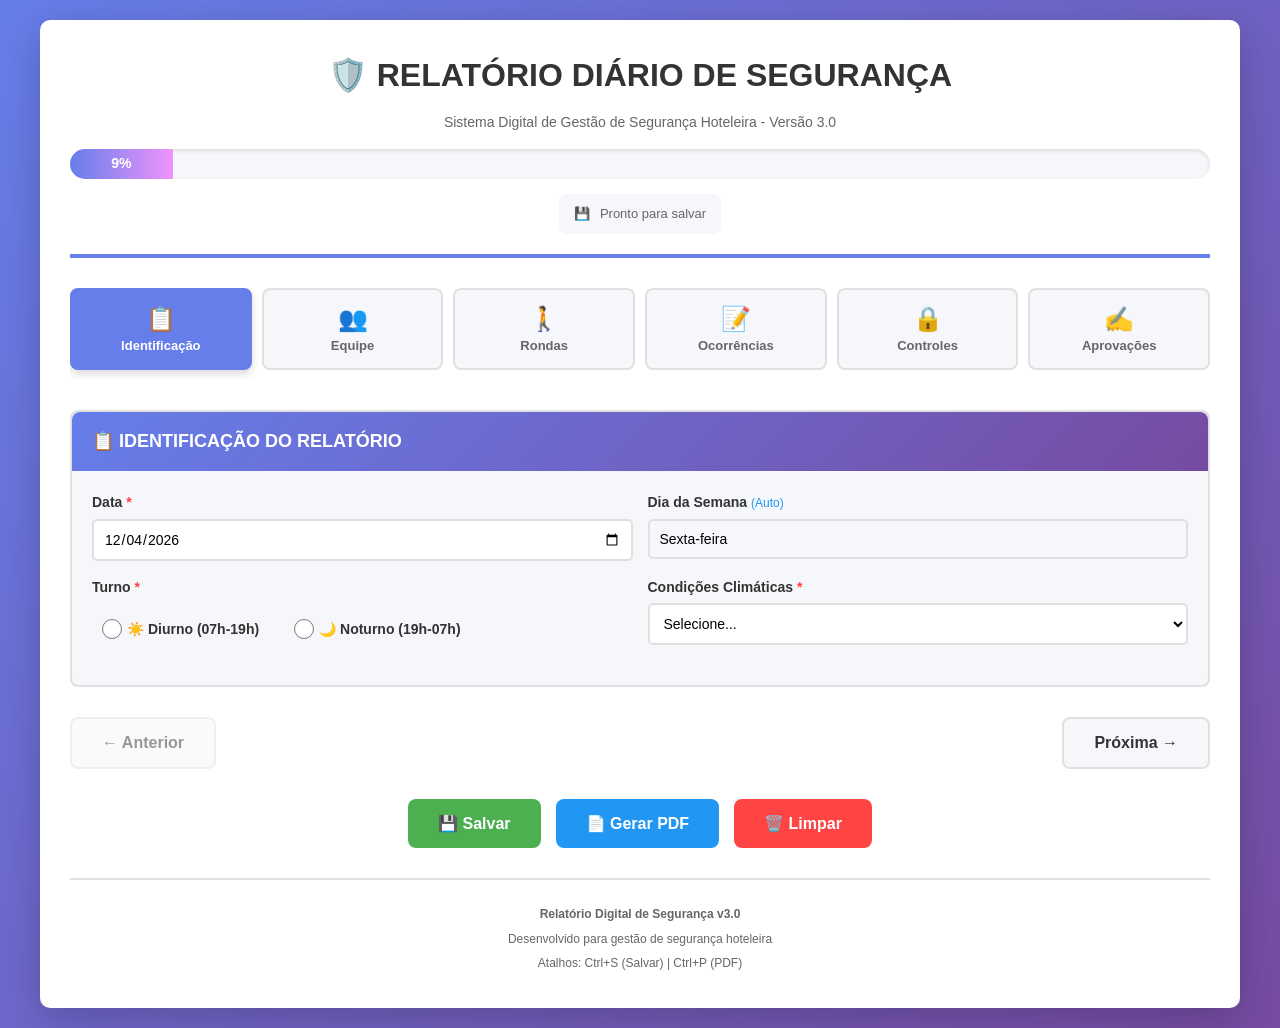
<file: relatorio_v3_deploy.html>
<!DOCTYPE html>
<html lang="pt">
<head>
    <meta charset="UTF-8">
    <meta name="viewport" content="width=device-width, initial-scale=1.0">
    <title>Relatório Diário de Segurança v3.0 - Deploy</title>
    <style>
        /* ========================================
           RELATÓRIO DIGITAL DE SEGURANÇA v3.0
           Sistema de Design Moderno e Responsivo
           ======================================== */

        /* RESET E VARIÁVEIS */
        * {
            margin: 0;
            padding: 0;
            box-sizing: border-box;
        }

        :root {
            /* Cores Principais */
            --primary-color: #667eea;
            --primary-dark: #5568d3;
            --secondary-color: #764ba2;
            --accent-color: #f093fb;
            
            /* Cores de Status */
            --success-color: #4caf50;
            --warning-color: #ff9800;
            --error-color: #ff4444;
            --info-color: #2196f3;
            
            /* Cores de Severidade */
            --severity-s1: #ff4444;
            --severity-s2: #ff9800;
            --severity-s3: #ffc107;
            --severity-s4: #4caf50;
            --severity-s5: #2196f3;
            
            /* Cores Neutras */
            --bg-color: #f5f7fa;
            --card-bg: #ffffff;
            --border-color: #e0e0e0;
            --text-primary: #333333;
            --text-secondary: #666666;
            --text-muted: #999999;
            
            /* Sombras */
            --shadow-sm: 0 2px 4px rgba(0,0,0,0.1);
            --shadow-md: 0 4px 8px rgba(0,0,0,0.15);
            --shadow-lg: 0 10px 40px rgba(0,0,0,0.2);
            
            /* Transições */
            --transition-fast: 0.2s ease;
            --transition-normal: 0.3s ease;
            --transition-slow: 0.5s ease;
            
            /* Espaçamentos */
            --spacing-xs: 5px;
            --spacing-sm: 10px;
            --spacing-md: 15px;
            --spacing-lg: 20px;
            --spacing-xl: 30px;
            
            /* Border Radius */
            --radius-sm: 5px;
            --radius-md: 8px;
            --radius-lg: 10px;
            --radius-full: 50px;
        }

        /* BODY E CONTAINER */
        body {
            font-family: 'Segoe UI', Tahoma, Geneva, Verdana, sans-serif;
            background: linear-gradient(135deg, var(--primary-color) 0%, var(--secondary-color) 100%);
            padding: var(--spacing-lg);
            min-height: 100vh;
            line-height: 1.6;
        }

        .container {
            max-width: 1200px;
            margin: 0 auto;
            background: var(--card-bg);
            padding: var(--spacing-xl);
            border-radius: var(--radius-lg);
            box-shadow: var(--shadow-lg);
            animation: fadeIn 0.5s ease;
        }

        @keyframes fadeIn {
            from { opacity: 0; transform: translateY(20px); }
            to { opacity: 1; transform: translateY(0); }
        }

        /* HEADER */
        .header {
            text-align: center;
            border-bottom: 4px solid var(--primary-color);
            padding-bottom: var(--spacing-lg);
            margin-bottom: var(--spacing-xl);
        }

        .header h1 {
            color: var(--text-primary);
            font-size: 32px;
            margin-bottom: var(--spacing-sm);
            font-weight: 700;
        }

        .header p {
            color: var(--text-secondary);
            font-size: 14px;
            margin-bottom: var(--spacing-md);
        }

        /* PROGRESSO */
        .progress-container {
            width: 100%;
            height: 30px;
            background: var(--bg-color);
            border-radius: var(--radius-full);
            overflow: hidden;
            margin-top: var(--spacing-md);
            box-shadow: inset 0 2px 4px rgba(0,0,0,0.1);
        }

        .progress-bar {
            height: 100%;
            background: linear-gradient(90deg, var(--primary-color), var(--accent-color));
            width: 0%;
            transition: width 0.5s ease;
            display: flex;
            align-items: center;
            justify-content: center;
            color: white;
            font-weight: bold;
            font-size: 14px;
        }

        /* AUTO-SAVE INDICATOR */
        .auto-save-indicator {
            margin-top: var(--spacing-md);
            padding: var(--spacing-sm) var(--spacing-md);
            background: var(--bg-color);
            border-radius: var(--radius-md);
            display: inline-flex;
            align-items: center;
            gap: var(--spacing-sm);
            font-size: 13px;
            color: var(--text-secondary);
            transition: all var(--transition-normal);
        }

        .auto-save-indicator.saving { background: #fff3cd; color: #856404; }
        .auto-save-indicator.saved { background: #d4edda; color: #155724; }

        /* NAVEGAÇÃO DE ABAS */
        .tabs-navigation {
            display: flex;
            gap: var(--spacing-sm);
            margin-bottom: var(--spacing-xl);
            overflow-x: auto;
            padding-bottom: var(--spacing-sm);
        }

        .tab-btn {
            flex: 1;
            min-width: 120px;
            padding: var(--spacing-md) var(--spacing-lg);
            background: var(--bg-color);
            border: 2px solid var(--border-color);
            border-radius: var(--radius-md);
            cursor: pointer;
            transition: all var(--transition-normal);
            display: flex;
            flex-direction: column;
            align-items: center;
            gap: var(--spacing-xs);
            font-size: 13px;
            color: var(--text-secondary);
        }

        .tab-btn:hover {
            background: #f0f0f0;
            border-color: var(--primary-color);
            transform: translateY(-2px);
        }

        .tab-btn.active {
            background: var(--primary-color);
            border-color: var(--primary-color);
            color: white;
            box-shadow: var(--shadow-md);
        }

        .tab-icon { font-size: 24px; }
        .tab-label { font-weight: 600; }

        /* CONTEÚDO DAS ABAS */
        .tab-content {
            display: none;
            animation: slideIn 0.3s ease;
        }

        .tab-content.active { display: block; }

        @keyframes slideIn {
            from { opacity: 0; transform: translateX(-20px); }
            to { opacity: 1; transform: translateX(0); }
        }

        /* SEÇÕES */
        .section {
            margin-bottom: var(--spacing-xl);
            border: 2px solid var(--border-color);
            border-radius: var(--radius-md);
            padding: var(--spacing-lg);
            background: var(--bg-color);
            transition: all var(--transition-normal);
        }

        .section:hover { box-shadow: var(--shadow-sm); }

        .section-title {
            background: linear-gradient(135deg, var(--primary-color), var(--secondary-color));
            color: white;
            padding: var(--spacing-md) var(--spacing-lg);
            margin: calc(-1 * var(--spacing-lg)) calc(-1 * var(--spacing-lg)) var(--spacing-lg);
            border-radius: var(--radius-md) var(--radius-md) 0 0;
            font-size: 18px;
            font-weight: bold;
            display: flex;
            align-items: center;
            gap: var(--spacing-sm);
        }

        .subsection-title {
            color: var(--primary-color);
            font-size: 16px;
            margin: var(--spacing-lg) 0 var(--spacing-md);
            padding-bottom: var(--spacing-sm);
            border-bottom: 2px solid var(--border-color);
        }

        /* FORMULÁRIOS */
        .form-row {
            display: grid;
            grid-template-columns: repeat(auto-fit, minmax(250px, 1fr));
            gap: var(--spacing-md);
            margin-bottom: var(--spacing-md);
        }

        .form-group {
            display: flex;
            flex-direction: column;
        }

        label {
            font-weight: 600;
            color: var(--text-primary);
            margin-bottom: var(--spacing-xs);
            font-size: 14px;
        }

        .required { color: var(--error-color); font-weight: bold; }
        .auto-calc { color: var(--info-color); font-size: 12px; font-weight: normal; }

        input[type="text"],
        input[type="date"],
        input[type="time"],
        input[type="number"],
        textarea,
        select {
            padding: var(--spacing-sm);
            border: 2px solid var(--border-color);
            border-radius: var(--radius-sm);
            font-size: 14px;
            font-family: inherit;
            transition: all var(--transition-fast);
            background: white;
        }

        input:focus, textarea:focus, select:focus {
            outline: none;
            border-color: var(--primary-color);
            box-shadow: 0 0 0 3px rgba(102, 126, 234, 0.1);
        }

        input:read-only {
            background: var(--bg-color);
            cursor: not-allowed;
        }

        textarea {
            min-height: 80px;
            resize: vertical;
            line-height: 1.5;
        }

        /* RADIO E CHECKBOX */
        .radio-group, .checkbox-group {
            display: flex;
            flex-wrap: wrap;
            gap: var(--spacing-md);
            margin-top: var(--spacing-sm);
        }

        .radio-item, .checkbox-item {
            display: flex;
            align-items: center;
            gap: var(--spacing-xs);
            cursor: pointer;
            padding: var(--spacing-xs) var(--spacing-sm);
            border-radius: var(--radius-sm);
            transition: background var(--transition-fast);
        }

        .radio-item:hover, .checkbox-item:hover { background: var(--bg-color); }

        input[type="radio"], input[type="checkbox"] {
            width: 20px;
            height: 20px;
            cursor: pointer;
            accent-color: var(--primary-color);
        }

        /* TABELAS */
        .table-responsive {
            overflow-x: auto;
            margin-top: var(--spacing-md);
            border-radius: var(--radius-md);
            box-shadow: var(--shadow-sm);
        }

        .data-table {
            width: 100%;
            border-collapse: collapse;
            background: white;
            border-radius: var(--radius-md);
            overflow: hidden;
        }

        .data-table thead {
            background: linear-gradient(135deg, var(--primary-color), var(--secondary-color));
        }

        .data-table th {
            color: white;
            padding: var(--spacing-md);
            text-align: left;
            font-size: 13px;
            font-weight: 600;
            white-space: nowrap;
        }

        .data-table td {
            padding: var(--spacing-sm);
            border-bottom: 1px solid var(--border-color);
            font-size: 13px;
        }

        .data-table tbody tr:hover {
            background: var(--bg-color);
            transition: background var(--transition-fast);
        }

        .data-table td.center { text-align: center; }

        .data-table td input[type="text"],
        .data-table td input[type="time"] {
            width: 100%;
            padding: 6px;
            font-size: 13px;
        }

        /* INCIDENT CARDS */
        .incident-card {
            background: white;
            border: 2px solid var(--border-color);
            border-radius: var(--radius-md);
            padding: var(--spacing-lg);
            margin-bottom: var(--spacing-lg);
            transition: all var(--transition-normal);
        }

        .incident-card:hover {
            box-shadow: var(--shadow-md);
            border-color: var(--primary-color);
        }

        .incident-header {
            display: flex;
            justify-content: space-between;
            align-items: center;
            margin-bottom: var(--spacing-md);
            flex-wrap: wrap;
            gap: var(--spacing-md);
        }

        .incident-header h3 {
            color: var(--primary-color);
            font-size: 18px;
        }

        /* SEVERITY BADGES */
        .severity-legend {
            background: white;
            padding: var(--spacing-md);
            border-radius: var(--radius-md);
            margin-bottom: var(--spacing-lg);
        }

        .severity-badges {
            display: flex;
            flex-wrap: wrap;
            gap: var(--spacing-sm);
            margin-top: var(--spacing-sm);
        }

        .severity-badge {
            padding: 6px 14px;
            border-radius: var(--radius-full);
            font-size: 12px;
            font-weight: bold;
            display: inline-block;
        }

        .severity-badge.s1 { background: var(--severity-s1); color: white; }
        .severity-badge.s2 { background: var(--severity-s2); color: white; }
        .severity-badge.s3 { background: var(--severity-s3); color: #333; }
        .severity-badge.s4 { background: var(--severity-s4); color: white; }
        .severity-badge.s5 { background: var(--severity-s5); color: white; }

        .severity-selector {
            display: flex;
            gap: var(--spacing-xs);
            flex-wrap: wrap;
        }

        .radio-badge { cursor: pointer; }
        .radio-badge input[type="radio"] { display: none; }

        .radio-badge .badge {
            padding: 8px 16px;
            border-radius: var(--radius-full);
            font-size: 13px;
            font-weight: bold;
            border: 2px solid transparent;
            transition: all var(--transition-fast);
            display: inline-block;
        }

        .radio-badge .badge.s1 { background: var(--severity-s1); color: white; }
        .radio-badge .badge.s2 { background: var(--severity-s2); color: white; }
        .radio-badge .badge.s3 { background: var(--severity-s3); color: #333; }
        .radio-badge .badge.s4 { background: var(--severity-s4); color: white; }
        .radio-badge .badge.s5 { background: var(--severity-s5); color: white; }

        .radio-badge input[type="radio"]:checked + .badge {
            transform: scale(1.1);
            border-color: #333;
            box-shadow: 0 0 0 3px rgba(0,0,0,0.1);
        }

        /* BOTÕES DE NAVEGAÇÃO */
        .tab-navigation-buttons {
            display: flex;
            justify-content: space-between;
            margin: var(--spacing-xl) 0;
            gap: var(--spacing-md);
        }

        .nav-btn {
            padding: var(--spacing-md) var(--spacing-xl);
            font-size: 16px;
            font-weight: 600;
            border: none;
            border-radius: var(--radius-md);
            cursor: pointer;
            transition: all var(--transition-normal);
            background: var(--bg-color);
            color: var(--text-primary);
            border: 2px solid var(--border-color);
        }

        .nav-btn:hover:not(:disabled) {
            background: var(--primary-color);
            color: white;
            border-color: var(--primary-color);
            transform: translateY(-2px);
            box-shadow: var(--shadow-md);
        }

        .nav-btn:disabled {
            opacity: 0.5;
            cursor: not-allowed;
        }

        /* GRUPO DE BOTÕES */
        .button-group {
            display: flex;
            gap: var(--spacing-md);
            justify-content: center;
            margin: var(--spacing-xl) 0;
            flex-wrap: wrap;
        }

        button {
            padding: var(--spacing-md) var(--spacing-xl);
            font-size: 16px;
            font-weight: bold;
            border: none;
            border-radius: var(--radius-md);
            cursor: pointer;
            transition: all var(--transition-normal);
            display: inline-flex;
            align-items: center;
            gap: var(--spacing-sm);
        }

        .btn-save { background: var(--success-color); color: white; }
        .btn-save:hover {
            background: #45a049;
            transform: translateY(-2px);
            box-shadow: 0 5px 15px rgba(76, 175, 80, 0.3);
        }

        .btn-print { background: var(--info-color); color: white; }
        .btn-print:hover {
            background: #0b7dda;
            transform: translateY(-2px);
            box-shadow: 0 5px 15px rgba(33, 150, 243, 0.3);
        }

        .btn-clear { background: var(--error-color); color: white; }
        .btn-clear:hover {
            background: #ff1744;
            transform: translateY(-2px);
            box-shadow: 0 5px 15px rgba(255, 82, 82, 0.3);
        }

        /* FOOTER */
        .footer {
            text-align: center;
            margin-top: var(--spacing-xl);
            padding-top: var(--spacing-lg);
            border-top: 2px solid var(--border-color);
            color: var(--text-secondary);
            font-size: 12px;
        }

        .footer p { margin: var(--spacing-xs) 0; }

        /* RESPONSIVO */
        @media print {
            body { background: white; padding: 0; }
            .container { box-shadow: none; padding: var(--spacing-lg); }
            .tabs-navigation, .tab-navigation-buttons, .button-group, .auto-save-indicator { display: none !important; }
            .tab-content { display: block !important; page-break-inside: avoid; }
            .section { page-break-inside: avoid; }
            .progress-container { display: none; }
        }

        @media (max-width: 768px) {
            body { padding: var(--spacing-sm); }
            .container { padding: var(--spacing-md); }
            .header h1 { font-size: 24px; }
            .tabs-navigation { flex-wrap: nowrap; overflow-x: auto; }
            .tab-btn { min-width: 100px; padding: var(--spacing-sm) var(--spacing-md); }
            .tab-icon { font-size: 20px; }
            .tab-label { font-size: 11px; }
            .form-row { grid-template-columns: 1fr; }
            .data-table { font-size: 12px; }
            .data-table th, .data-table td { padding: var(--spacing-xs); }
            .incident-header { flex-direction: column; align-items: flex-start; }
            .button-group { flex-direction: column; }
            button { width: 100%; justify-content: center; }
        }
    </style>
</head>
<body>
    <div class="container">
        <div class="header">
            <h1>🛡️ RELATÓRIO DIÁRIO DE SEGURANÇA</h1>
            <p>Sistema Digital de Gestão de Segurança Hoteleira - Versão 3.0</p>
            <div class="progress-container">
                <div class="progress-bar" id="progressBar">
                    <span id="progressText">0%</span>
                </div>
            </div>
            <div class="auto-save-indicator" id="autoSaveIndicator">
                <span class="save-icon">💾</span>
                <span id="saveStatus">Pronto para salvar</span>
            </div>
        </div>

        <div class="tabs-navigation">
            <button class="tab-btn active" data-tab="identificacao">
                <span class="tab-icon">📋</span>
                <span class="tab-label">Identificação</span>
            </button>
            <button class="tab-btn" data-tab="equipe">
                <span class="tab-icon">👥</span>
                <span class="tab-label">Equipe</span>
            </button>
            <button class="tab-btn" data-tab="rondas">
                <span class="tab-icon">🚶</span>
                <span class="tab-label">Rondas</span>
            </button>
            <button class="tab-btn" data-tab="ocorrencias">
                <span class="tab-icon">📝</span>
                <span class="tab-label">Ocorrências</span>
            </button>
            <button class="tab-btn" data-tab="controles">
                <span class="tab-icon">🔒</span>
                <span class="tab-label">Controles</span>
            </button>
            <button class="tab-btn" data-tab="aprovacoes">
                <span class="tab-icon">✍️</span>
                <span class="tab-label">Aprovações</span>
            </button>
        </div>

        <form id="relatorioForm">
            <!-- ABA 1: IDENTIFICAÇÃO -->
            <div class="tab-content active" id="tab-identificacao">
                <div class="section">
                    <div class="section-title">📋 IDENTIFICAÇÃO DO RELATÓRIO</div>
                    <div class="form-row">
                        <div class="form-group">
                            <label>Data <span class="required">*</span></label>
                            <input type="date" id="dataRelatorio" name="dataRelatorio" required>
                        </div>
                        <div class="form-group">
                            <label>Dia da Semana <span class="auto-calc">(Auto)</span></label>
                            <input type="text" id="diaSemana" name="diaSemana" readonly>
                        </div>
                    </div>
                    <div class="form-row">
                        <div class="form-group">
                            <label>Turno <span class="required">*</span></label>
                            <div class="radio-group">
                                <label class="radio-item">
                                    <input type="radio" name="turno" value="diurno" required>
                                    <span>☀️ Diurno (07h-19h)</span>
                                </label>
                                <label class="radio-item">
                                    <input type="radio" name="turno" value="noturno">
                                    <span>🌙 Noturno (19h-07h)</span>
                                </label>
                            </div>
                        </div>
                        <div class="form-group">
                            <label>Condições Climáticas <span class="required">*</span></label>
                            <select id="clima" name="clima" required>
                                <option value="">Selecione...</option>
                                <option value="bom">☀️ Bom</option>
                                <option value="chuva">🌧️ Chuva</option>
                                <option value="nublado">☁️ Nublado</option>
                                <option value="vento">💨 Vento Forte</option>
                                <option value="outros">🌤️ Outros</option>
                            </select>
                        </div>
                    </div>
                </div>
            </div>

            <!-- ABA 2: EQUIPE -->
            <div class="tab-content" id="tab-equipe">
                <div class="section">
                    <div class="section-title">👥 EQUIPE DE SERVIÇO</div>
                    
                    <h3 class="subsection-title">Turno Diurno (07h-19h)</h3>
                    <div class="form-row">
                        <div class="form-group">
                            <label>Supervisor Diurno - Nr. Mec. <span class="required">*</span></label>
                            <input type="text" id="supDiurnoMec" name="supDiurnoMec" required>
                        </div>
                        <div class="form-group">
                            <label>Nome Completo <span class="required">*</span></label>
                            <input type="text" id="supDiurnoNome" name="supDiurnoNome" required>
                        </div>
                    </div>
                    <div class="form-row">
                        <div class="form-group">
                            <label>Operador CCTV Diurno - Nr. Mec. <span class="required">*</span></label>
                            <input type="text" id="cctvDiurnoMec" name="cctvDiurnoMec" required>
                        </div>
                        <div class="form-group">
                            <label>Nome Completo <span class="required">*</span></label>
                            <input type="text" id="cctvDiurnoNome" name="cctvDiurnoNome" required>
                        </div>
                    </div>

                    <h3 class="subsection-title">Turno Noturno (19h-07h)</h3>
                    <div class="form-row">
                        <div class="form-group">
                            <label>Supervisor Noturno - Nr. Mec. <span class="required">*</span></label>
                            <input type="text" id="supNoturnoMec" name="supNoturnoMec" required>
                        </div>
                        <div class="form-group">
                            <label>Nome Completo <span class="required">*</span></label>
                            <input type="text" id="supNoturnoNome" name="supNoturnoNome" required>
                        </div>
                    </div>
                    <div class="form-row">
                        <div class="form-group">
                            <label>Operador CCTV Noturno - Nr. Mec. <span class="required">*</span></label>
                            <input type="text" id="cctvNoturnoMec" name="cctvNoturnoMec" required>
                        </div>
                        <div class="form-group">
                            <label>Nome Completo <span class="required">*</span></label>
                            <input type="text" id="cctvNoturnoNome" name="cctvNoturnoNome" required>
                        </div>
                    </div>
                </div>
            </div>

            <!-- ABA 3: RONDAS -->
            <div class="tab-content" id="tab-rondas">
                <!-- RONDAS GERAIS -->
                <div class="section">
                    <div class="section-title">🚶 RONDAS GERAIS (Piso -5 ao Piso 5)</div>
                    <div class="table-responsive">
                        <table class="data-table">
                            <thead>
                                <tr>
                                    <th>Ronda</th>
                                    <th>Horário Previsto</th>
                                    <th>Horário Real</th>
                                    <th>Assinatura</th>
                                    <th>Sem Ocorrências</th>
                                    <th>Ver Caso Nº</th>
                                </tr>
                            </thead>
                            <tbody>
                                <tr>
                                    <td><strong>RG-01</strong></td>
                                    <td>09:00</td>
                                    <td><input type="time" id="rg01Hora" name="rg01Hora"></td>
                                    <td><input type="text" id="rg01Ass" name="rg01Ass"></td>
                                    <td class="center"><input type="checkbox" id="rg01Ok" name="rg01Ok"></td>
                                    <td><input type="text" id="rg01Caso" name="rg01Caso" placeholder="Ex: 01"></td>
                                </tr>
                                <tr>
                                    <td><strong>RG-02</strong></td>
                                    <td>13:00</td>
                                    <td><input type="time" id="rg02Hora" name="rg02Hora"></td>
                                    <td><input type="text" id="rg02Ass" name="rg02Ass"></td>
                                    <td class="center"><input type="checkbox" id="rg02Ok" name="rg02Ok"></td>
                                    <td><input type="text" id="rg02Caso" name="rg02Caso" placeholder="Ex: 02"></td>
                                </tr>
                                <tr>
                                    <td><strong>RG-03</strong></td>
                                    <td>17:00</td>
                                    <td><input type="time" id="rg03Hora" name="rg03Hora"></td>
                                    <td><input type="text" id="rg03Ass" name="rg03Ass"></td>
                                    <td class="center"><input type="checkbox" id="rg03Ok" name="rg03Ok"></td>
                                    <td><input type="text" id="rg03Caso" name="rg03Caso" placeholder="Ex: 03"></td>
                                </tr>
                                <tr>
                                    <td><strong>RG-04</strong></td>
                                    <td>21:00</td>
                                    <td><input type="time" id="rg04Hora" name="rg04Hora"></td>
                                    <td><input type="text" id="rg04Ass" name="rg04Ass"></td>
                                    <td class="center"><input type="checkbox" id="rg04Ok" name="rg04Ok"></td>
                                    <td><input type="text" id="rg04Caso" name="rg04Caso" placeholder="Ex: 04"></td>
                                </tr>
                            </tbody>
                        </table>
                    </div>
                </div>

                <!-- RONDAS GARAGEM -->
                <div class="section">
                    <div class="section-title">🚗 RONDAS GARAGEM SUBTERRÂNEA</div>
                    <div class="table-responsive">
                        <table class="data-table">
                            <thead>
                                <tr>
                                    <th>Ronda</th>
                                    <th>Horário Previsto</th>
                                    <th>Horário Real</th>
                                    <th>Assinatura</th>
                                    <th>OK</th>
                                    <th>Ver Caso Nº</th>
                                </tr>
                            </thead>
                            <tbody>
                                <tr>
                                    <td><strong>RGar-01</strong></td>
                                    <td>10:00</td>
                                    <td><input type="time" id="rgar01Hora" name="rgar01Hora"></td>
                                    <td><input type="text" id="rgar01Ass" name="rgar01Ass"></td>
                                    <td class="center"><input type="checkbox" id="rgar01Ok" name="rgar01Ok"></td>
                                    <td><input type="text" id="rgar01Caso" name="rgar01Caso"></td>
                                </tr>
                                <tr>
                                    <td><strong>RGar-02</strong></td>
                                    <td>14:00</td>
                                    <td><input type="time" id="rgar02Hora" name="rgar02Hora"></td>
                                    <td><input type="text" id="rgar02Ass" name="rgar02Ass"></td>
                                    <td class="center"><input type="checkbox" id="rgar02Ok" name="rgar02Ok"></td>
                                    <td><input type="text" id="rgar02Caso" name="rgar02Caso"></td>
                                </tr>
                                <tr>
                                    <td><strong>RGar-03</strong></td>
                                    <td>18:00</td>
                                    <td><input type="time" id="rgar03Hora" name="rgar03Hora"></td>
                                    <td><input type="text" id="rgar03Ass" name="rgar03Ass"></td>
                                    <td class="center"><input type="checkbox" id="rgar03Ok" name="rgar03Ok"></td>
                                    <td><input type="text" id="rgar03Caso" name="rgar03Caso"></td>
                                </tr>
                                <tr>
                                    <td><strong>RGar-04</strong></td>
                                    <td>22:00</td>
                                    <td><input type="time" id="rgar04Hora" name="rgar04Hora"></td>
                                    <td><input type="text" id="rgar04Ass" name="rgar04Ass"></td>
                                    <td class="center"><input type="checkbox" id="rgar04Ok" name="rgar04Ok"></td>
                                    <td><input type="text" id="rgar04Caso" name="rgar04Caso"></td>
                                </tr>
                            </tbody>
                        </table>
                    </div>
                    <div class="form-row" style="margin-top: 20px;">
                        <div class="form-group">
                            <label>🚨 Veículos Mal Estacionados - Matrícula 1</label>
                            <input type="text" id="veiculo1" name="veiculo1" placeholder="Ex: LD-00-00-AA">
                        </div>
                        <div class="form-group">
                            <label>Cave</label>
                            <input type="text" id="cave1" name="cave1" placeholder="Ex: -2">
                        </div>
                        <div class="form-group">
                            <label>Matrícula 2</label>
                            <input type="text" id="veiculo2" name="veiculo2" placeholder="Ex: LD-00-00-BB">
                        </div>
                        <div class="form-group">
                            <label>Cave</label>
                            <input type="text" id="cave2" name="cave2" placeholder="Ex: -3">
                        </div>
                    </div>
                </div>

                <!-- INSPEÇÕES SANITÁRIAS -->
                <div class="section">
                    <div class="section-title">🚽 INSPEÇÕES SANITÁRIAS (Prevenção Vasilhames)</div>
                    <div class="table-responsive">
                        <table class="data-table">
                            <thead>
                                <tr>
                                    <th>Inspeção</th>
                                    <th>Horário Previsto</th>
                                    <th>Horário Real</th>
                                    <th>Vasilhames Detectados</th>
                                    <th>Recolhido</th>
                                    <th>Ver Caso Nº</th>
                                </tr>
                            </thead>
                            <tbody>
                                <tr>
                                    <td><strong>IS-01</strong></td>
                                    <td>10:00</td>
                                    <td><input type="time" id="is01Hora" name="is01Hora"></td>
                                    <td class="center"><input type="checkbox" id="is01Detectado" name="is01Detectado"></td>
                                    <td class="center"><input type="checkbox" id="is01Recolhido" name="is01Recolhido"></td>
                                    <td><input type="text" id="is01Caso" name="is01Caso"></td>
                                </tr>
                                <tr>
                                    <td><strong>IS-02</strong></td>
                                    <td>12:00</td>
                                    <td><input type="time" id="is02Hora" name="is02Hora"></td>
                                    <td class="center"><input type="checkbox" id="is02Detectado" name="is02Detectado"></td>
                                    <td class="center"><input type="checkbox" id="is02Recolhido" name="is02Recolhido"></td>
                                    <td><input type="text" id="is02Caso" name="is02Caso"></td>
                                </tr>
                                <tr>
                                    <td><strong>IS-03</strong></td>
                                    <td>24:00</td>
                                    <td><input type="time" id="is03Hora" name="is03Hora"></td>
                                    <td class="center"><input type="checkbox" id="is03Detectado" name="is03Detectado"></td>
                                    <td class="center"><input type="checkbox" id="is03Recolhido" name="is03Recolhido"></td>
                                    <td><input type="text" id="is03Caso" name="is03Caso"></td>
                                </tr>
                                <tr>
                                    <td><strong>IS-04</strong></td>
                                    <td>05:30</td>
                                    <td><input type="time" id="is04Hora" name="is04Hora"></td>
                                    <td class="center"><input type="checkbox" id="is04Detectado" name="is04Detectado"></td>
                                    <td class="center"><input type="checkbox" id="is04Recolhido" name="is04Recolhido"></td>
                                    <td><input type="text" id="is04Caso" name="is04Caso"></td>
                                </tr>
                            </tbody>
                        </table>
                    </div>
                </div>

                <!-- RONDAS SETORIAIS -->
                <div class="section">
                    <div class="section-title">🏨 RONDAS SETORIAIS NOTURNAS (23h-06h30)</div>
                    <div class="table-responsive">
                        <table class="data-table">
                            <thead>
                                <tr>
                                    <th>Setor</th>
                                    <th>Ronda 1</th>
                                    <th>Presente</th>
                                    <th>Ronda 2</th>
                                    <th>Presente</th>
                                    <th>Caso Nº</th>
                                </tr>
                            </thead>
                            <tbody>
                                <tr>
                                    <td><strong>Lavandaria</strong></td>
                                    <td><input type="time" id="lavR1" name="lavR1"></td>
                                    <td class="center"><input type="checkbox" id="lavR1P" name="lavR1P"></td>
                                    <td><input type="time" id="lavR2" name="lavR2"></td>
                                    <td class="center"><input type="checkbox" id="lavR2P" name="lavR2P"></td>
                                    <td><input type="text" id="lavCaso" name="lavCaso"></td>
                                </tr>
                                <tr>
                                    <td><strong>Room Service</strong></td>
                                    <td><input type="time" id="rsR1" name="rsR1"></td>
                                    <td class="center"><input type="checkbox" id="rsR1P" name="rsR1P"></td>
                                    <td><input type="time" id="rsR2" name="rsR2"></td>
                                    <td class="center"><input type="checkbox" id="rsR2P" name="rsR2P"></td>
                                    <td><input type="text" id="rsCaso" name="rsCaso"></td>
                                </tr>
                                <tr>
                                    <td><strong>Lobby Bar</strong></td>
                                    <td><input type="time" id="lbR1" name="lbR1"></td>
                                    <td class="center"><input type="checkbox" id="lbR1P" name="lbR1P"></td>
                                    <td><input type="time" id="lbR2" name="lbR2"></td>
                                    <td class="center"><input type="checkbox" id="lbR2P" name="lbR2P"></td>
                                    <td><input type="text" id="lbCaso" name="lbCaso"></td>
                                </tr>
                                <tr>
                                    <td><strong>Cozinha</strong></td>
                                    <td><input type="time" id="cozR1" name="cozR1"></td>
                                    <td class="center"><input type="checkbox" id="cozR1P" name="cozR1P"></td>
                                    <td><input type="time" id="cozR2" name="cozR2"></td>
                                    <td class="center"><input type="checkbox" id="cozR2P" name="cozR2P"></td>
                                    <td><input type="text" id="cozCaso" name="cozCaso"></td>
                                </tr>
                                <tr>
                                    <td><strong>Recepção</strong></td>
                                    <td><input type="time" id="recR1" name="recR1"></td>
                                    <td class="center"><input type="checkbox" id="recR1P" name="recR1P"></td>
                                    <td><input type="time" id="recR2" name="recR2"></td>
                                    <td class="center"><input type="checkbox" id="recR2P" name="recR2P"></td>
                                    <td><input type="text" id="recCaso" name="recCaso"></td>
                                </tr>
                            </tbody>
                        </table>
                    </div>
                </div>
            </div>

            <!-- ABA 4: OCORRÊNCIAS -->
            <div class="tab-content" id="tab-ocorrencias">
                <div class="section">
                    <div class="section-title">🔍 REGISTRO DE OCORRÊNCIAS</div>
                    
                    <div class="severity-legend">
                        <p><strong>Classificação de Severidade:</strong></p>
                        <div class="severity-badges">
                            <span class="severity-badge s1">S1 - Crítico</span>
                            <span class="severity-badge s2">S2 - Alto</span>
                            <span class="severity-badge s3">S3 - Médio</span>
                            <span class="severity-badge s4">S4 - Baixo</span>
                            <span class="severity-badge s5">S5 - Informativo</span>
                        </div>
                    </div>

                    <!-- CASO 01 -->
                    <div class="incident-card">
                        <div class="incident-header">
                            <h3>📝 CASO 01</h3>
                            <div class="severity-selector">
                                <label class="radio-badge">
                                    <input type="radio" name="caso01Sev" value="s1">
                                    <span class="badge s1">S1</span>
                                </label>
                                <label class="radio-badge">
                                    <input type="radio" name="caso01Sev" value="s2">
                                    <span class="badge s2">S2</span>
                                </label>
                                <label class="radio-badge">
                                    <input type="radio" name="caso01Sev" value="s3">
                                    <span class="badge s3">S3</span>
                                </label>
                                <label class="radio-badge">
                                    <input type="radio" name="caso01Sev" value="s4">
                                    <span class="badge s4">S4</span>
                                </label>
                                <label class="radio-badge">
                                    <input type="radio" name="caso01Sev" value="s5">
                                    <span class="badge s5">S5</span>
                                </label>
                            </div>
                        </div>
                        <div class="form-row">
                            <div class="form-group">
                                <label>Horário</label>
                                <input type="time" id="caso01Hora" name="caso01Hora">
                            </div>
                            <div class="form-group">
                                <label>Local</label>
                                <input type="text" id="caso01Local" name="caso01Local" placeholder="Ex: Garagem Cave -2">
                            </div>
                        </div>
                        <div class="form-group">
                            <label>Descrição Detalhada</label>
                            <textarea id="caso01Desc" name="caso01Desc" rows="4" placeholder="Descreva o incidente: Quem, O quê, Quando, Onde, Como..."></textarea>
                        </div>
                        <div class="form-group">
                            <label>Ação Tomada</label>
                            <textarea id="caso01Acao" name="caso01Acao" rows="3" placeholder="Descreva as medidas tomadas para resolver a situação..."></textarea>
                        </div>
                        <div class="form-row">
                            <div class="form-group">
                                <label>Responsável</label>
                                <input type="text" id="caso01Resp" name="caso01Resp">
                            </div>
                            <div class="form-group">
                                <label>Assinatura</label>
                                <input type="text" id="caso01Ass" name="caso01Ass">
                            </div>
                        </div>
                    </div>

                    <!-- CASO 02 -->
                    <div class="incident-card">
                        <div class="incident-header">
                            <h3>📝 CASO 02</h3>
                            <div class="severity-selector">
                                <label class="radio-badge">
                                    <input type="radio" name="caso02Sev" value="s1">
                                    <span class="badge s1">S1</span>
                                </label>
                                <label class="radio-badge">
                                    <input type="radio" name="caso02Sev" value="s2">
                                    <span class="badge s2">S2</span>
                                </label>
                                <label class="radio-badge">
                                    <input type="radio" name="caso02Sev" value="s3">
                                    <span class="badge s3">S3</span>
                                </label>
                                <label class="radio-badge">
                                    <input type="radio" name="caso02Sev" value="s4">
                                    <span class="badge s4">S4</span>
                                </label>
                                <label class="radio-badge">
                                    <input type="radio" name="caso02Sev" value="s5">
                                    <span class="badge s5">S5</span>
                                </label>
                            </div>
                        </div>
                        <div class="form-row">
                            <div class="form-group">
                                <label>Horário</label>
                                <input type="time" id="caso02Hora" name="caso02Hora">
                            </div>
                            <div class="form-group">
                                <label>Local</label>
                                <input type="text" id="caso02Local" name="caso02Local" placeholder="Ex: Lobby Principal">
                            </div>
                        </div>
                        <div class="form-group">
                            <label>Descrição Detalhada</label>
                            <textarea id="caso02Desc" name="caso02Desc" rows="4" placeholder="Descreva o incidente..."></textarea>
                        </div>
                        <div class="form-group">
                            <label>Ação Tomada</label>
                            <textarea id="caso02Acao" name="caso02Acao" rows="3" placeholder="Descreva as medidas tomadas..."></textarea>
                        </div>
                        <div class="form-row">
                            <div class="form-group">
                                <label>Responsável</label>
                                <input type="text" id="caso02Resp" name="caso02Resp">
                            </div>
                            <div class="form-group">
                                <label>Assinatura</label>
                                <input type="text" id="caso02Ass" name="caso02Ass">
                            </div>
                        </div>
                    </div>

                    <!-- CASO 03 -->
                    <div class="incident-card">
                        <div class="incident-header">
                            <h3>📝 CASO 03</h3>
                            <div class="severity-selector">
                                <label class="radio-badge">
                                    <input type="radio" name="caso03Sev" value="s1">
                                    <span class="badge s1">S1</span>
                                </label>
                                <label class="radio-badge">
                                    <input type="radio" name="caso03Sev" value="s2">
                                    <span class="badge s2">S2</span>
                                </label>
                                <label class="radio-badge">
                                    <input type="radio" name="caso03Sev" value="s3">
                                    <span class="badge s3">S3</span>
                                </label>
                                <label class="radio-badge">
                                    <input type="radio" name="caso03Sev" value="s4">
                                    <span class="badge s4">S4</span>
                                </label>
                                <label class="radio-badge">
                                    <input type="radio" name="caso03Sev" value="s5">
                                    <span class="badge s5">S5</span>
                                </label>
                            </div>
                        </div>
                        <div class="form-row">
                            <div class="form-group">
                                <label>Horário</label>
                                <input type="time" id="caso03Hora" name="caso03Hora">
                            </div>
                            <div class="form-group">
                                <label>Local</label>
                                <input type="text" id="caso03Local" name="caso03Local" placeholder="Ex: Piso 3">
                            </div>
                        </div>
                        <div class="form-group">
                            <label>Descrição Detalhada</label>
                            <textarea id="caso03Desc" name="caso03Desc" rows="4" placeholder="Descreva o incidente..."></textarea>
                        </div>
                        <div class="form-group">
                            <label>Ação Tomada</label>
                            <textarea id="caso03Acao" name="caso03Acao" rows="3" placeholder="Descreva as medidas tomadas..."></textarea>
                        </div>
                        <div class="form-row">
                            <div class="form-group">
                                <label>Responsável</label>
                                <input type="text" id="caso03Resp" name="caso03Resp">
                            </div>
                            <div class="form-group">
                                <label>Assinatura</label>
                                <input type="text" id="caso03Ass" name="caso03Ass">
                            </div>
                        </div>
                    </div>
                </div>
            </div>

            <!-- ABA 5: CONTROLES -->
            <div class="tab-content" id="tab-controles">
                <!-- CONTROLE DE DORMITÓRIOS -->
                <div class="section">
                    <div class="section-title">🛏️ CONTROLE DE DORMITÓRIOS</div>
                    <div class="form-row">
                        <div class="form-group">
                            <label>Ronda Noturna 01 (24h-05h30)</label>
                            <input type="time" id="dormR1" name="dormR1">
                        </div>
                        <div class="form-group">
                            <label>Assinatura</label>
                            <input type="text" id="dormR1Ass" name="dormR1Ass">
                        </div>
                        <div class="form-group">
                            <label>Ronda Noturna 02 (24h-05h30)</label>
                            <input type="time" id="dormR2" name="dormR2">
                        </div>
                        <div class="form-group">
                            <label>Assinatura</label>
                            <input type="text" id="dormR2Ass" name="dormR2Ass">
                        </div>
                    </div>
                    
                    <h4 style="margin: 20px 0 10px 0; color: #667eea;">Registro de Uso (Somente com Autorização)</h4>
                    <div class="table-responsive">
                        <table class="data-table">
                            <thead>
                                <tr>
                                    <th>Gênero</th>
                                    <th>Nome</th>
                                    <th>Seção</th>
                                    <th>Horário Entrada</th>
                                    <th>Autorizado por</th>
                                </tr>
                            </thead>
                            <tbody>
                                <tr>
                                    <td>
                                        <select id="dorm1Gen" name="dorm1Gen">
                                            <option value="">-</option>
                                            <option value="M">M</option>
                                            <option value="F">F</option>
                                        </select>
                                    </td>
                                    <td><input type="text" id="dorm1Nome" name="dorm1Nome"></td>
                                    <td><input type="text" id="dorm1Sec" name="dorm1Sec"></td>
                                    <td><input type="time" id="dorm1Hora" name="dorm1Hora"></td>
                                    <td><input type="text" id="dorm1Aut" name="dorm1Aut"></td>
                                </tr>
                                <tr>
                                    <td>
                                        <select id="dorm2Gen" name="dorm2Gen">
                                            <option value="">-</option>
                                            <option value="M">M</option>
                                            <option value="F">F</option>
                                        </select>
                                    </td>
                                    <td><input type="text" id="dorm2Nome" name="dorm2Nome"></td>
                                    <td><input type="text" id="dorm2Sec" name="dorm2Sec"></td>
                                    <td><input type="time" id="dorm2Hora" name="dorm2Hora"></td>
                                    <td><input type="text" id="dorm2Aut" name="dorm2Aut"></td>
                                </tr>
                                <tr>
                                    <td>
                                        <select id="dorm3Gen" name="dorm3Gen">
                                            <option value="">-</option>
                                            <option value="M">M</option>
                                            <option value="F">F</option>
                                        </select>
                                    </td>
                                    <td><input type="text" id="dorm3Nome" name="dorm3Nome"></td>
                                    <td><input type="text" id="dorm3Sec" name="dorm3Sec"></td>
                                    <td><input type="time" id="dorm3Hora" name="dorm3Hora"></td>
                                    <td><input type="text" id="dorm3Aut" name="dorm3Aut"></td>
                                </tr>
                            </tbody>
                        </table>
                    </div>
                    
                    <div class="form-row" style="margin-top: 20px;">
                        <div class="form-group">
                            <label>Chave está na Recepção?</label>
                            <div class="radio-group">
                                <label class="radio-item">
                                    <input type="radio" name="chaveRec" value="sim">
                                    <span>Sim</span>
                                </label>
                                <label class="radio-item">
                                    <input type="radio" name="chaveRec" value="nao">
                                    <span>Não</span>
                                </label>
                            </div>
                        </div>
                        <div class="form-group">
                            <label>Se não, está com (Nome/Seção)</label>
                            <input type="text" id="chavePosse" name="chavePosse" placeholder="Nome e Seção">
                        </div>
                    </div>
                </div>

                <!-- CONTROLE DE REFEITÓRIO -->
                <div class="section">
                    <div class="section-title">🍽️ CONTROLE DE REFEITÓRIO</div>
                    <div class="form-row">
                        <div class="form-group">
                            <label>Jantar - Horário Previsto: 20h15</label>
                            <input type="time" id="jantarHora" name="jantarHora">
                        </div>
                        <div class="form-group">
                            <label>Ceia - Previsto: 01h00-02h00</label>
                            <input type="time" id="ceiaHora" name="ceiaHora">
                        </div>
                    </div>
                    
                    <h4 style="margin: 20px 0 10px 0; color: #667eea;">Trabalhadores no Refeitório Após 20h15</h4>
                    <div class="table-responsive">
                        <table class="data-table">
                            <thead>
                                <tr>
                                    <th>Nome</th>
                                    <th>Seção</th>
                                    <th>Nome</th>
                                    <th>Seção</th>
                                </tr>
                            </thead>
                            <tbody>
                                <tr>
                                    <td><input type="text" id="ref1Nome" name="ref1Nome"></td>
                                    <td><input type="text" id="ref1Sec" name="ref1Sec"></td>
                                    <td><input type="text" id="ref2Nome" name="ref2Nome"></td>
                                    <td><input type="text" id="ref2Sec" name="ref2Sec"></td>
                                </tr>
                                <tr>
                                    <td><input type="text" id="ref3Nome" name="ref3Nome"></td>
                                    <td><input type="text" id="ref3Sec" name="ref3Sec"></td>
                                    <td><input type="text" id="ref4Nome" name="ref4Nome"></td>
                                    <td><input type="text" id="ref4Sec" name="ref4Sec"></td>
                                </tr>
                            </tbody>
                        </table>
                    </div>
                </div>

                <!-- CHECKLIST EQUIPAMENTOS -->
                <div class="section">
                    <div class="section-title">✅ CHECKLIST DE EQUIPAMENTOS</div>
                    <div class="checkbox-group">
                        <label class="checkbox-item"><input type="checkbox" id="checkRadios" name="checkRadios"> 📻 Rádios carregados e funcionais</label>
                        <label class="checkbox-item"><input type="checkbox" id="checkLanternas" name="checkLanternas"> 🔦 Lanternas operacionais</label>
                        <label class="checkbox-item"><input type="checkbox" id="checkCctv" name="checkCctv"> 📹 Sistema CCTV sem falhas</label>
                        <label class="checkbox-item"><input type="checkbox" id="checkPortas" name="checkPortas"> 🚪 Portas de emergência destrancadas</label>
                        <label class="checkbox-item"><input type="checkbox" id="checkIlum" name="checkIlum"> 💡 Iluminação perimetral funcional</label>
                    </div>
                </div>

                <!-- OBSERVAÇÕES FINAIS -->
                <div class="section">
                    <div class="section-title">📝 OBSERVAÇÕES E PENDÊNCIAS</div>
                    <div class="form-group">
                        <label>Outras Observações Importantes</label>
                        <textarea id="obsGerais" name="obsGerais" placeholder="Registre aqui qualquer informação adicional relevante..." style="min-height: 100px;"></textarea>
                    </div>
                    <div class="form-group">
                        <label>Pendências para Próximo Turno</label>
                        <textarea id="pendencias" name="pendencias" placeholder="Liste as pendências que devem ser acompanhadas pelo próximo turno..." style="min-height: 80px;"></textarea>
                    </div>
                </div>
            </div>

            <!-- ABA 6: APROVAÇÕES -->
            <div class="tab-content" id="tab-aprovacoes">
                <div class="section">
                    <div class="section-title">✍️ APROVAÇÕES E ASSINATURAS</div>
                    <div class="form-row">
                        <div class="form-group">
                            <label>Chefe de Equipa - Nome</label>
                            <input type="text" id="aprovChefeNome" name="aprovChefeNome">
                        </div>
                        <div class="form-group">
                            <label>Assinatura</label>
                            <input type="text" id="aprovChefeAss" name="aprovChefeAss">
                        </div>
                        <div class="form-group">
                            <label>Horário</label>
                            <input type="time" id="aprovChefeHora" name="aprovChefeHora">
                        </div>
                    </div>
                    <div class="form-row">
                        <div class="form-group">
                            <label>Supervisor Serviço Interno - Nome</label>
                            <input type="text" id="aprovSupNome" name="aprovSupNome">
                        </div>
                        <div class="form-group">
                            <label>Assinatura</label>
                            <input type="text" id="aprovSupAss" name="aprovSupAss">
                        </div>
                        <div class="form-group">
                            <label>Horário</label>
                            <input type="time" id="aprovSupHora" name="aprovSupHora">
                        </div>
                    </div>
                </div>
            </div>
        </form>

        <!-- NAVEGAÇÃO ENTRE ABAS -->
        <div class="tab-navigation-buttons">
            <button type="button" class="nav-btn btn-prev" id="btnPrev">
                ← Anterior
            </button>
            <button type="button" class="nav-btn btn-next" id="btnNext">
                Próxima →
            </button>
        </div>

        <!-- BOTÕES DE AÇÃO -->
        <div class="button-group">
            <button type="button" class="btn-save" id="btnSave">
                💾 Salvar
            </button>
            <button type="button" class="btn-print" id="btnPrint">
                📄 Gerar PDF
            </button>
            <button type="button" class="btn-clear" id="btnClear">
                🗑️ Limpar
            </button>
        </div>

        <div class="footer">
            <p><strong>Relatório Digital de Segurança v3.0</strong></p>
            <p>Desenvolvido para gestão de segurança hoteleira</p>
            <p>Atalhos: Ctrl+S (Salvar) | Ctrl+P (PDF)</p>
        </div>
    </div>

    <script>
        /**
         * RELATÓRIO DIGITAL DE SEGURANÇA v3.0
         * Sistema JavaScript com Auto-save, Validação e Navegação
         */

        // ========================================
        // CONFIGURAÇÕES GLOBAIS
        // ========================================
        const CONFIG = {
            autoSaveInterval: 120000, // 2 minutos
            inactivitySaveDelay: 30000, // 30 segundos após inatividade
            storageKey: 'relatorioSegurancaV3',
            version: '3.0'
        };

        // Estado da aplicação
        const AppState = {
            currentTab: 0,
            totalTabs: 6,
            lastSaveTime: null,
            hasUnsavedChanges: false,
            inactivityTimer: null,
            autoSaveTimer: null
        };

        // Armazenamento persistente (localStorage + memória)
        window.dadosRelatorioSeguranca = {
            version: CONFIG.version,
            data: {},
            timestamp: null
        };

        // Verificar suporte a localStorage
        const hasLocalStorage = (function() {
            try {
                const test = '__storage_test__';
                localStorage.setItem(test, test);
                localStorage.removeItem(test);
                return true;
            } catch(e) {
                return false;
            }
        })();

        // ========================================
        // INICIALIZAÇÃO
        // ========================================
        document.addEventListener('DOMContentLoaded', function() {
            console.log('🛡️ Relatório Digital de Segurança v3.0 - Inicializando...');
            
            inicializarFormulario();
            configurarEventListeners();
            inicializarAutoSave();
            carregarDadosSalvos();
            atualizarProgresso();
            
            console.log('✅ Sistema carregado com sucesso!');
            console.log('💡 Atalhos: Ctrl+S (Salvar) | Ctrl+P (Gerar PDF)');
        });

        // ========================================
        // INICIALIZAÇÃO DO FORMULÁRIO
        // ========================================
        function inicializarFormulario() {
            // Preencher data atual
            const dataInput = document.getElementById('dataRelatorio');
            if (dataInput) {
                const hoje = new Date();
                dataInput.valueAsDate = hoje;
                atualizarDiaSemana(hoje);
            }
            
            // Configurar navegação de abas
            configurarAbas();
            
            // Configurar auto-cálculo do dia da semana
            if (dataInput) {
                dataInput.addEventListener('change', function() {
                    const data = new Date(this.value + 'T00:00:00');
                    atualizarDiaSemana(data);
                });
            }
        }

        // ========================================
        // SISTEMA DE ABAS
        // ========================================
        function configurarAbas() {
            const tabButtons = document.querySelectorAll('.tab-btn');
            const tabContents = document.querySelectorAll('.tab-content');
            
            tabButtons.forEach((btn, index) => {
                btn.addEventListener('click', () => {
                    mudarAba(index);
                });
            });
            
            // Botões de navegação
            const btnPrev = document.getElementById('btnPrev');
            const btnNext = document.getElementById('btnNext');
            
            if (btnPrev) {
                btnPrev.addEventListener('click', () => navegarAba(-1));
            }
            
            if (btnNext) {
                btnNext.addEventListener('click', () => navegarAba(1));
            }
            
            atualizarBotoesNavegacao();
        }

        function mudarAba(index) {
            const tabButtons = document.querySelectorAll('.tab-btn');
            const tabContents = document.querySelectorAll('.tab-content');
            
            // Remover classe active de todos
            tabButtons.forEach(btn => btn.classList.remove('active'));
            tabContents.forEach(content => content.classList.remove('active'));
            
            // Adicionar classe active ao selecionado
            if (tabButtons[index]) {
                tabButtons[index].classList.add('active');
            }
            if (tabContents[index]) {
                tabContents[index].classList.add('active');
            }
            
            AppState.currentTab = index;
            atualizarBotoesNavegacao();
            
            // Scroll para o topo
            window.scrollTo({ top: 0, behavior: 'smooth' });
        }

        function navegarAba(direcao) {
            const novaAba = AppState.currentTab + direcao;
            if (novaAba >= 0 && novaAba < AppState.totalTabs) {
                mudarAba(novaAba);
            }
        }

        function atualizarBotoesNavegacao() {
            const btnPrev = document.getElementById('btnPrev');
            const btnNext = document.getElementById('btnNext');
            
            if (btnPrev) {
                btnPrev.disabled = AppState.currentTab === 0;
            }
            
            if (btnNext) {
                btnNext.disabled = AppState.currentTab === AppState.totalTabs - 1;
                btnNext.textContent = AppState.currentTab === AppState.totalTabs - 1 ? 'Finalizar' : 'Próxima →';
            }
        }

        // ========================================
        // AUTO-CÁLCULO DO DIA DA SEMANA
        // ========================================
        function atualizarDiaSemana(data) {
            const diasSemana = ['Domingo', 'Segunda-feira', 'Terça-feira', 'Quarta-feira', 'Quinta-feira', 'Sexta-feira', 'Sábado'];
            const diaSemanaInput = document.getElementById('diaSemana');
            
            if (diaSemanaInput && data) {
                diaSemanaInput.value = diasSemana[data.getDay()];
            }
        }

        // ========================================
        // SISTEMA DE AUTO-SAVE
        // ========================================
        function inicializarAutoSave() {
            // Auto-save periódico (a cada 2 minutos)
            AppState.autoSaveTimer = setInterval(() => {
                if (AppState.hasUnsavedChanges) {
                    salvarAutomaticamente();
                }
            }, CONFIG.autoSaveInterval);
            
            // Detectar mudanças no formulário
            const form = document.getElementById('relatorioForm');
            if (form) {
                form.addEventListener('input', () => {
                    AppState.hasUnsavedChanges = true;
                    resetarTimerInatividade();
                });
                
                form.addEventListener('change', () => {
                    AppState.hasUnsavedChanges = true;
                    resetarTimerInatividade();
                    atualizarProgresso();
                });
            }
        }

        function resetarTimerInatividade() {
            // Limpar timer anterior
            if (AppState.inactivityTimer) {
                clearTimeout(AppState.inactivityTimer);
            }
            
            // Criar novo timer (salva após 30s de inatividade)
            AppState.inactivityTimer = setTimeout(() => {
                if (AppState.hasUnsavedChanges) {
                    salvarAutomaticamente();
                }
            }, CONFIG.inactivitySaveDelay);
        }

        function salvarAutomaticamente() {
            mostrarIndicadorSalvamento('saving');
            
            setTimeout(() => {
                salvarDados(true);
                mostrarIndicadorSalvamento('saved');
                
                setTimeout(() => {
                    mostrarIndicadorSalvamento('ready');
                }, 2000);
            }, 500);
        }

        function mostrarIndicadorSalvamento(status) {
            const indicator = document.getElementById('autoSaveIndicator');
            const statusText = document.getElementById('saveStatus');
            
            if (!indicator || !statusText) return;
            
            indicator.className = 'auto-save-indicator';
            
            switch(status) {
                case 'saving':
                    indicator.classList.add('saving');
                    statusText.textContent = 'Salvando...';
                    break;
                case 'saved':
                    indicator.classList.add('saved');
                    statusText.textContent = 'Salvo com sucesso!';
                    AppState.lastSaveTime = new Date();
                    break;
                case 'ready':
                    statusText.textContent = 'Pronto para salvar';
                    break;
            }
        }

        // ========================================
        // SALVAR E CARREGAR DADOS
        // ========================================
        function salvarDados(autoSave = false) {
            const form = document.getElementById('relatorioForm');
            if (!form) return false;
            
            const dados = {};
            const formData = new FormData(form);
            
            // Coletar todos os campos
            for (let [key, value] of formData.entries()) {
                dados[key] = value;
            }
            
            // Coletar checkboxes não marcados
            const checkboxes = form.querySelectorAll('input[type="checkbox"]');
            checkboxes.forEach(cb => {
                dados[cb.name || cb.id] = cb.checked;
            });
            
            // Criar objeto de salvamento
            const dadosSalvamento = {
                version: CONFIG.version,
                data: dados,
                timestamp: new Date().toISOString()
            };
            
            // Salvar em memória
            window.dadosRelatorioSeguranca = dadosSalvamento;
            
            // Salvar em localStorage se disponível
            if (hasLocalStorage) {
                try {
                    localStorage.setItem(CONFIG.storageKey, JSON.stringify(dadosSalvamento));
                    console.log('💾 Dados salvos em localStorage');
                } catch(e) {
                    console.warn('⚠️ Erro ao salvar em localStorage:', e.message);
                }
            }
            
            AppState.hasUnsavedChanges = false;
            
            if (!autoSave) {
                alert('✅ Relatório salvo com sucesso!\n\n' + 
                      'Data/Hora: ' + new Date().toLocaleString('pt-AO') + '\n\n' +
                      'Dados salvos localmente e persistirão entre sessões.\n\n' +
                      'Use o botão "Gerar PDF" para exportar o relatório.');
            }
            
            console.log('💾 Dados salvos:', dadosSalvamento);
            return true;
        }

        function carregarDadosSalvos() {
            let dadosCarregados = null;
            
            // Tentar carregar do localStorage primeiro
            if (hasLocalStorage) {
                try {
                    const dadosString = localStorage.getItem(CONFIG.storageKey);
                    if (dadosString) {
                        dadosCarregados = JSON.parse(dadosString);
                        window.dadosRelatorioSeguranca = dadosCarregados;
                        console.log('📥 Dados carregados do localStorage');
                    }
                } catch(e) {
                    console.warn('⚠️ Erro ao carregar do localStorage:', e.message);
                }
            }
            
            // Se não encontrou no localStorage, usar memória
            if (!dadosCarregados && window.dadosRelatorioSeguranca && window.dadosRelatorioSeguranca.data) {
                dadosCarregados = window.dadosRelatorioSeguranca;
                console.log('📥 Dados carregados da memória');
            }
            
            // Se não há dados, sair
            if (!dadosCarregados || !dadosCarregados.data) {
                console.log('ℹ️ Nenhum dado salvo encontrado');
                return;
            }
            
            const dados = dadosCarregados.data;
            const form = document.getElementById('relatorioForm');
            if (!form) return;
            
            // Restaurar valores
            Object.keys(dados).forEach(key => {
                const element = form.elements[key];
                if (!element) return;
                
                if (element.type === 'checkbox') {
                    element.checked = dados[key];
                } else if (element.type === 'radio') {
                    const radio = form.querySelector(`input[name="${key}"][value="${dados[key]}"]`);
                    if (radio) radio.checked = true;
                } else {
                    element.value = dados[key];
                }
            });
            
            atualizarProgresso();
            
            // Mostrar mensagem de dados restaurados
            const timestamp = new Date(dadosCarregados.timestamp);
            console.log(`✅ Dados restaurados de ${timestamp.toLocaleString('pt-AO')}`);
        }

        // ========================================
        // CÁLCULO DE PROGRESSO
        // ========================================
        function atualizarProgresso() {
            const form = document.getElementById('relatorioForm');
            if (!form) return;
            
            const camposObrigatorios = form.querySelectorAll('[required]');
            const totalCampos = camposObrigatorios.length;
            let camposPreenchidos = 0;
            
            camposObrigatorios.forEach(campo => {
                if (campo.type === 'radio') {
                    const grupo = form.querySelectorAll(`input[name="${campo.name}"]`);
                    const algumMarcado = Array.from(grupo).some(r => r.checked);
                    if (algumMarcado) camposPreenchidos++;
                } else if (campo.value.trim() !== '') {
                    camposPreenchidos++;
                }
            });
            
            const progresso = totalCampos > 0 ? Math.round((camposPreenchidos / totalCampos) * 100) : 0;
            
            const progressBar = document.getElementById('progressBar');
            const progressText = document.getElementById('progressText');
            
            if (progressBar) {
                progressBar.style.width = progresso + '%';
            }
            
            if (progressText) {
                progressText.textContent = progresso + '%';
            }
        }

        // ========================================
        // GERAR PDF
        // ========================================
        function gerarPDF() {
            const form = document.getElementById('relatorioForm');
            if (!form) return;
            
            // Validar campos obrigatórios
            const camposObrigatorios = form.querySelectorAll('[required]');
            const camposVazios = [];
            
            camposObrigatorios.forEach(campo => {
                if (campo.type === 'radio') {
                    const grupo = form.querySelectorAll(`input[name="${campo.name}"]`);
                    const algumMarcado = Array.from(grupo).some(r => r.checked);
                    if (!algumMarcado) {
                        const label = form.querySelector(`label[for="${campo.id}"]`) || 
                                     campo.closest('.form-group')?.querySelector('label');
                        if (label) camposVazios.push(label.textContent.replace('*', '').trim());
                    }
                } else if (!campo.value.trim()) {
                    const label = form.querySelector(`label[for="${campo.id}"]`) || 
                                 campo.closest('.form-group')?.querySelector('label');
                    if (label) camposVazios.push(label.textContent.replace('*', '').trim());
                }
            });
            
            // Se houver campos vazios, avisar
            if (camposVazios.length > 0) {
                const mensagem = `⚠️ Campos obrigatórios não preenchidos:\n\n${camposVazios.slice(0, 5).join('\n')}` +
                                (camposVazios.length > 5 ? `\n\n... e mais ${camposVazios.length - 5} campos` : '') +
                                '\n\nDeseja continuar mesmo assim?';
                
                if (!confirm(mensagem)) {
                    return;
                }
            }
            
            // Salvar antes de imprimir
            salvarDados(true);
            
            // Preparar para impressão
            alert('📄 Preparando PDF para impressão...\n\n' +
                  'Dica: Na janela de impressão, selecione "Salvar como PDF" como destino.');
            
            // Mostrar todas as abas para impressão (CSS @media print já faz isso)
            // Apenas acionar impressão
            window.print();
        }

        // ========================================
        // LIMPAR FORMULÁRIO
        // ========================================
        function limparFormulario() {
            if (!confirm('⚠️ Tem certeza que deseja limpar todo o formulário?\n\nEsta ação não pode ser desfeita e apagará todos os dados salvos.')) {
                return;
            }
            
            const form = document.getElementById('relatorioForm');
            if (!form) return;
            
            // Limpar todos os campos
            form.reset();
            
            // Resetar data para hoje
            const dataInput = document.getElementById('dataRelatorio');
            if (dataInput) {
                dataInput.valueAsDate = new Date();
                atualizarDiaSemana(new Date());
            }
            
            // Limpar dados salvos em memória
            window.dadosRelatorioSeguranca = {
                version: CONFIG.version,
                data: {},
                timestamp: null
            };
            
            // Limpar localStorage
            if (hasLocalStorage) {
                try {
                    localStorage.removeItem(CONFIG.storageKey);
                    console.log('🗑️ Dados removidos do localStorage');
                } catch(e) {
                    console.warn('⚠️ Erro ao limpar localStorage:', e.message);
                }
            }
            
            AppState.hasUnsavedChanges = false;
            atualizarProgresso();
            
            alert('✅ Formulário limpo com sucesso!\n\nTodos os dados foram apagados.');
        }

        // ========================================
        // EVENT LISTENERS
        // ========================================
        function configurarEventListeners() {
            // Botão Salvar
            const btnSave = document.getElementById('btnSave');
            if (btnSave) {
                btnSave.addEventListener('click', () => salvarDados(false));
            }
            
            // Botão Imprimir PDF
            const btnPrint = document.getElementById('btnPrint');
            if (btnPrint) {
                btnPrint.addEventListener('click', gerarPDF);
            }
            
            // Botão Limpar
            const btnClear = document.getElementById('btnClear');
            if (btnClear) {
                btnClear.addEventListener('click', limparFormulario);
            }
            
            // Atalhos de teclado
            document.addEventListener('keydown', function(e) {
                // Ctrl+S para salvar
                if (e.ctrlKey && e.key === 's') {
                    e.preventDefault();
                    salvarDados(false);
                }
                
                // Ctrl+P para PDF
                if (e.ctrlKey && e.key === 'p') {
                    e.preventDefault();
                    gerarPDF();
                }
            });
            
            // Avisar antes de sair se houver dados não salvos
            window.addEventListener('beforeunload', function(e) {
                if (AppState.hasUnsavedChanges) {
                    e.preventDefault();
                    e.returnValue = 'Você tem alterações não salvas. Deseja realmente sair?';
                    return e.returnValue;
                }
            });
            
            // Configurar seletores de severidade
            configurarSeletoresSeveridade();
        }

        // ========================================
        // SELETORES DE SEVERIDADE
        // ========================================
        function configurarSeletoresSeveridade() {
            const radioBadges = document.querySelectorAll('.radio-badge');
            
            radioBadges.forEach(badge => {
                badge.addEventListener('click', function() {
                    const radio = this.querySelector('input[type="radio"]');
                    if (radio) {
                        radio.checked = true;
                        
                        // Remover seleção visual de outros badges do mesmo grupo
                        const grupo = document.querySelectorAll(`input[name="${radio.name}"]`);
                        grupo.forEach(r => {
                            const parentBadge = r.closest('.radio-badge');
                            if (parentBadge) {
                                const badgeSpan = parentBadge.querySelector('.badge');
                                if (badgeSpan) {
                                    badgeSpan.style.transform = '';
                                    badgeSpan.style.borderColor = 'transparent';
                                }
                            }
                        });
                        
                        // Adicionar seleção visual ao badge clicado
                        const badgeSpan = this.querySelector('.badge');
                        if (badgeSpan) {
                            badgeSpan.style.transform = 'scale(1.1)';
                            badgeSpan.style.borderColor = '#333';
                        }
                        
                        AppState.hasUnsavedChanges = true;
                        atualizarProgresso();
                    }
                });
            });
        }

        // ========================================
        // UTILITÁRIOS
        // ========================================
        function formatarData(data) {
            if (!data) return '';
            const d = new Date(data);
            return d.toLocaleDateString('pt-AO', {
                day: '2-digit',
                month: '2-digit',
                year: 'numeric'
            });
        }

        function formatarHora(hora) {
            if (!hora) return '';
            return hora;
        }

        // ========================================
        // CLEANUP
        // ========================================
        window.addEventListener('unload', function() {
            // Limpar timers
            if (AppState.autoSaveTimer) {
                clearInterval(AppState.autoSaveTimer);
            }
            if (AppState.inactivityTimer) {
                clearTimeout(AppState.inactivityTimer);
            }
        });

        // ========================================
        // EXPORTAR FUNÇÕES GLOBAIS
        // ========================================
        window.RelatorioSeguranca = {
            salvar: () => salvarDados(false),
            gerarPDF: gerarPDF,
            limpar: limparFormulario,
            progresso: atualizarProgresso,
            versao: CONFIG.version
        };

        console.log('📦 Módulo RelatorioSeguranca carregado');
    </script>
</body>
</html>
</file>
<file: styles_v3.css>
/* ========================================
   RELATÓRIO DIGITAL DE SEGURANÇA v3.0
   Sistema de Design Moderno e Responsivo
   ======================================== */

/* RESET E VARIÁVEIS */
* {
    margin: 0;
    padding: 0;
    box-sizing: border-box;
}

:root {
    /* Cores Principais - Paleta Corporativa */
    --primary-color: #2c3e50;        /* Cinza azulado escuro */
    --primary-dark: #1a252f;         /* Mais escuro */
    --secondary-color: #34495e;      /* Cinza azulado médio */
    --accent-color: #3498db;         /* Azul corporativo */
    
    /* Cores de Status */
    --success-color: #27ae60;        /* Verde profissional */
    --warning-color: #f39c12;        /* Laranja corporativo */
    --error-color: #c0392b;          /* Vermelho corporativo */
    --info-color: #3498db;           /* Azul corporativo */
    
    /* Cores de Severidade */
    --severity-s1: #c0392b;          /* Vermelho crítico */
    --severity-s2: #e74c3c;          /* Vermelho alto */
    --severity-s3: #f39c12;          /* Laranja médio */
    --severity-s4: #27ae60;          /* Verde baixo */
    --severity-s5: #3498db;          /* Azul informativo */
    
    /* Cores Neutras */
    --bg-color: #ecf0f1;             /* Cinza claro */
    --card-bg: #ffffff;              /* Branco puro */
    --border-color: #bdc3c7;         /* Cinza médio */
    --text-primary: #2c3e50;         /* Cinza azulado escuro */
    --text-secondary: #7f8c8d;       /* Cinza médio */
    --text-muted: #95a5a6;           /* Cinza claro */
    
    /* Sombras - Mais sutis */
    --shadow-sm: 0 1px 3px rgba(0,0,0,0.08);
    --shadow-md: 0 4px 12px rgba(0,0,0,0.12);
    --shadow-lg: 0 8px 24px rgba(0,0,0,0.15);
    
    /* Transições */
    --transition-fast: 0.2s ease;
    --transition-normal: 0.3s ease;
    --transition-slow: 0.5s ease;
    
    /* Espaçamentos */
    --spacing-xs: 5px;
    --spacing-sm: 10px;
    --spacing-md: 15px;
    --spacing-lg: 20px;
    --spacing-xl: 30px;
    
    /* Border Radius */
    --radius-sm: 4px;
    --radius-md: 6px;
    --radius-lg: 8px;
    --radius-full: 50px;
}

/* BODY E CONTAINER */
body {
    font-family: -apple-system, BlinkMacSystemFont, 'Segoe UI', 'Helvetica Neue', sans-serif;
    background: linear-gradient(135deg, var(--primary-color) 0%, var(--secondary-color) 100%);
    padding: var(--spacing-lg);
    min-height: 100vh;
    line-height: 1.5;
    color: var(--text-primary);
}

.container {
    max-width: 1200px;
    margin: 0 auto;
    background: var(--card-bg);
    padding: 40px;
    border-radius: var(--radius-lg);
    box-shadow: var(--shadow-lg);
    animation: fadeIn 0.5s ease;
}

@keyframes fadeIn {
    from { opacity: 0; transform: translateY(20px); }
    to { opacity: 1; transform: translateY(0); }
}

/* HEADER */
.header {
    text-align: center;
    background: linear-gradient(135deg, var(--primary-color) 0%, var(--secondary-color) 100%);
    color: white;
    padding: 40px;
    margin: -40px -40px 40px -40px;
    border-radius: var(--radius-lg) var(--radius-lg) 0 0;
    box-shadow: var(--shadow-md);
}

.header h1 {
    color: white;
    font-size: 28px;
    margin-bottom: var(--spacing-sm);
    font-weight: 700;
    letter-spacing: 0.5px;
}

.header p {
    color: rgba(255, 255, 255, 0.9);
    font-size: 14px;
    margin-bottom: var(--spacing-md);
    font-weight: 500;
}

/* BARRA DE PROGRESSO */
.progress-container {
    width: 100%;
    height: 28px;
    background: rgba(255, 255, 255, 0.3);
    border-radius: var(--radius-full);
    overflow: hidden;
    margin-top: var(--spacing-md);
    box-shadow: inset 0 1px 3px rgba(0,0,0,0.1);
}

.progress-bar {
    height: 100%;
    background: linear-gradient(90deg, var(--accent-color), #2980b9);
    width: 0%;
    transition: width var(--transition-slow);
    display: flex;
    align-items: center;
    justify-content: center;
    color: white;
    font-weight: 600;
    font-size: 12px;
    box-shadow: 0 0 10px rgba(52, 152, 219, 0.3);
}

/* INDICADOR DE AUTO-SAVE */
.auto-save-indicator {
    margin-top: var(--spacing-md);
    padding: 8px 12px;
    background: rgba(255, 255, 255, 0.2);
    border-radius: var(--radius-md);
    display: inline-flex;
    align-items: center;
    gap: var(--spacing-sm);
    font-size: 12px;
    color: rgba(255, 255, 255, 0.9);
    transition: all var(--transition-normal);
}

.auto-save-indicator.saving {
    background: rgba(243, 156, 18, 0.2);
    color: #f39c12;
}

.auto-save-indicator.saved {
    background: rgba(39, 174, 96, 0.2);
    color: #27ae60;
}

.save-icon {
    font-size: 16px;
    animation: pulse 2s infinite;
}

@keyframes pulse {
    0%, 100% { transform: scale(1); }
    50% { transform: scale(1.1); }
}

/* NAVEGAÇÃO POR ABAS */
.tabs-navigation {
    display: flex;
    gap: var(--spacing-sm);
    margin-bottom: var(--spacing-xl);
    overflow-x: auto;
    padding-bottom: var(--spacing-sm);
}

.tab-btn {
    flex: 1;
    min-width: 120px;
    padding: 12px 16px;
    background: var(--bg-color);
    border: 1px solid var(--border-color);
    border-radius: var(--radius-md);
    cursor: pointer;
    transition: all var(--transition-normal);
    display: flex;
    flex-direction: column;
    align-items: center;
    gap: var(--spacing-xs);
    font-size: 13px;
    color: var(--text-secondary);
    font-weight: 500;
}

.tab-btn:hover {
    background: #f8f9fa;
    border-color: var(--accent-color);
    color: var(--accent-color);
    transform: translateY(-1px);
}

.tab-btn.active {
    background: var(--accent-color);
    border-color: var(--accent-color);
    color: white;
    box-shadow: 0 4px 12px rgba(52, 152, 219, 0.25);
    font-weight: 600;
}

.tab-icon {
    font-size: 24px;
}

.tab-label {
    font-weight: 600;
}

/* CONTEÚDO DAS ABAS */
.tab-content {
    display: none;
    animation: slideIn 0.3s ease;
}

.tab-content.active {
    display: block;
}

@keyframes slideIn {
    from { opacity: 0; transform: translateX(-20px); }
    to { opacity: 1; transform: translateX(0); }
}

/* SEÇÕES */
.section {
    margin-bottom: var(--spacing-xl);
    border: 1px solid var(--border-color);
    border-radius: var(--radius-md);
    padding: 24px;
    background: var(--card-bg);
    transition: all var(--transition-normal);
}

.section:hover {
    box-shadow: var(--shadow-md);
    border-color: var(--accent-color);
}

.section-title {
    background: linear-gradient(135deg, var(--primary-color) 0%, var(--secondary-color) 100%);
    color: white;
    padding: 16px 20px;
    margin: -24px -24px 20px -24px;
    border-radius: var(--radius-md) var(--radius-md) 0 0;
    font-size: 16px;
    font-weight: 600;
    letter-spacing: 0.3px;
    display: flex;
    align-items: center;
    gap: var(--spacing-sm);
}

.subsection-title {
    color: var(--primary-color);
    font-size: 16px;
    margin: var(--spacing-lg) 0 var(--spacing-md);
    padding-bottom: var(--spacing-sm);
    border-bottom: 2px solid var(--border-color);
}

/* FORMULÁRIO */
.form-row {
    display: grid;
    grid-template-columns: repeat(auto-fit, minmax(250px, 1fr));
    gap: var(--spacing-md);
    margin-bottom: var(--spacing-md);
}

.form-group {
    display: flex;
    flex-direction: column;
}

label {
    font-weight: 500;
    color: var(--text-primary);
    margin-bottom: var(--spacing-xs);
    font-size: 14px;
    display: block;
}

.required {
    color: var(--error-color);
    font-weight: 600;
}

.auto-calc {
    color: var(--info-color);
    font-size: 12px;
    font-weight: normal;
}

/* INPUTS */
input[type="text"],
input[type="date"],
input[type="time"],
input[type="number"],
textarea,
select {
    padding: 10px 12px;
    border: 1px solid var(--border-color);
    border-radius: var(--radius-sm);
    font-size: 14px;
    font-family: inherit;
    transition: all var(--transition-fast);
    background: white;
    color: var(--text-primary);
}

input:focus,
textarea:focus,
select:focus {
    outline: none;
    border-color: var(--accent-color);
    box-shadow: 0 0 0 3px rgba(52, 152, 219, 0.1);
    background: #f8fbff;
}

input:read-only {
    background: var(--bg-color);
    cursor: not-allowed;
}

textarea {
    min-height: 80px;
    resize: vertical;
    line-height: 1.5;
}

/* RADIO E CHECKBOX */
.radio-group,
.checkbox-group {
    display: flex;
    flex-wrap: wrap;
    gap: var(--spacing-md);
    margin-top: var(--spacing-sm);
}

.radio-item,
.checkbox-item {
    display: flex;
    align-items: center;
    gap: var(--spacing-xs);
    cursor: pointer;
    padding: var(--spacing-xs) var(--spacing-sm);
    border-radius: var(--radius-sm);
    transition: background var(--transition-fast);
}

.radio-item:hover,
.checkbox-item:hover {
    background: var(--bg-color);
}

input[type="radio"],
input[type="checkbox"] {
    width: 20px;
    height: 20px;
    cursor: pointer;
    accent-color: var(--primary-color);
}

/* TABELAS */
.table-responsive {
    overflow-x: auto;
    margin-top: var(--spacing-md);
    border-radius: var(--radius-md);
    box-shadow: var(--shadow-sm);
}

.data-table {
    width: 100%;
    border-collapse: collapse;
    background: white;
    border-radius: var(--radius-md);
    overflow: hidden;
}

.data-table thead {
    background: linear-gradient(135deg, var(--primary-color) 0%, var(--secondary-color) 100%);
    color: white;
}

.data-table th {
    color: white;
    padding: 12px 16px;
    text-align: left;
    font-size: 13px;
    font-weight: 600;
    white-space: nowrap;
    letter-spacing: 0.3px;
}

.data-table td {
    padding: 12px 16px;
    border-bottom: 1px solid var(--border-color);
    font-size: 13px;
    color: var(--text-primary);
}

.data-table tbody tr:hover {
    background: var(--bg-color);
    transition: background var(--transition-fast);
}

.data-table td.center {
    text-align: center;
}

.data-table td input[type="text"],
.data-table td input[type="time"] {
    width: 100%;
    padding: 6px;
    font-size: 13px;
}

.data-table td input[type="checkbox"] {
    margin: 0;
}

/* CARDS DE INCIDENTES */
.incident-card {
    background: white;
    border: 1px solid var(--border-color);
    border-radius: var(--radius-md);
    padding: 24px;
    margin-bottom: var(--spacing-lg);
    transition: all var(--transition-normal);
}

.incident-card:hover {
    box-shadow: var(--shadow-md);
    border-color: var(--accent-color);
}

.incident-header {
    display: flex;
    justify-content: space-between;
    align-items: center;
    margin-bottom: var(--spacing-md);
    flex-wrap: wrap;
    gap: var(--spacing-md);
    padding-bottom: var(--spacing-md);
    border-bottom: 2px solid var(--bg-color);
}

.incident-header h3 {
    color: var(--primary-color);
    font-size: 16px;
    font-weight: 600;
}

/* BADGES DE SEVERIDADE */
.severity-legend {
    background: white;
    padding: var(--spacing-md);
    border-radius: var(--radius-md);
    margin-bottom: var(--spacing-lg);
}

.severity-badges {
    display: flex;
    flex-wrap: wrap;
    gap: var(--spacing-sm);
    margin-top: var(--spacing-sm);
}

.severity-badge {
    padding: 6px 14px;
    border-radius: var(--radius-full);
    font-size: 12px;
    font-weight: bold;
    display: inline-block;
}

.severity-badge.s1 { background: var(--severity-s1); color: white; }
.severity-badge.s2 { background: var(--severity-s2); color: white; }
.severity-badge.s3 { background: var(--severity-s3); color: #333; }
.severity-badge.s4 { background: var(--severity-s4); color: white; }
.severity-badge.s5 { background: var(--severity-s5); color: white; }

/* SELETOR DE SEVERIDADE */
.severity-selector {
    display: flex;
    gap: var(--spacing-xs);
    flex-wrap: wrap;
}

.radio-badge {
    cursor: pointer;
}

.radio-badge input[type="radio"] {
    display: none;
}

.radio-badge .badge {
    padding: 8px 16px;
    border-radius: var(--radius-full);
    font-size: 13px;
    font-weight: bold;
    border: 2px solid transparent;
    transition: all var(--transition-fast);
    display: inline-block;
}

.radio-badge .badge.s1 { background: var(--severity-s1); color: white; }
.radio-badge .badge.s2 { background: var(--severity-s2); color: white; }
.radio-badge .badge.s3 { background: var(--severity-s3); color: #333; }
.radio-badge .badge.s4 { background: var(--severity-s4); color: white; }
.radio-badge .badge.s5 { background: var(--severity-s5); color: white; }

.radio-badge input[type="radio"]:checked + .badge {
    transform: scale(1.1);
    border-color: #333;
    box-shadow: 0 0 0 3px rgba(0,0,0,0.1);
}

/* NAVEGAÇÃO ENTRE ABAS */
.tab-navigation-buttons {
    display: flex;
    justify-content: space-between;
    margin: var(--spacing-xl) 0;
    gap: var(--spacing-md);
}

.nav-btn {
    padding: 12px 24px;
    font-size: 14px;
    font-weight: 600;
    border: none;
    border-radius: var(--radius-md);
    cursor: pointer;
    transition: all var(--transition-normal);
    background: var(--bg-color);
    color: var(--text-primary);
    border: 1px solid var(--border-color);
}

.nav-btn:hover:not(:disabled) {
    background: var(--accent-color);
    color: white;
    border-color: var(--accent-color);
    transform: translateY(-1px);
    box-shadow: 0 4px 12px rgba(52, 152, 219, 0.25);
}

.nav-btn:disabled {
    opacity: 0.5;
    cursor: not-allowed;
}

/* BOTÕES DE AÇÃO */
.button-group {
    display: flex;
    gap: var(--spacing-md);
    justify-content: center;
    margin: var(--spacing-xl) 0;
    flex-wrap: wrap;
}

button {
    padding: 12px 24px;
    font-size: 14px;
    font-weight: 600;
    border: none;
    border-radius: var(--radius-md);
    cursor: pointer;
    transition: all var(--transition-normal);
    display: inline-flex;
    align-items: center;
    gap: var(--spacing-sm);
}

.btn-save {
    background: var(--success-color);
    color: white;
}

.btn-save:hover {
    background: #229954;
    transform: translateY(-1px);
    box-shadow: 0 4px 12px rgba(39, 174, 96, 0.25);
}

.btn-print {
    background: var(--accent-color);
    color: white;
}

.btn-print:hover {
    background: #2980b9;
    transform: translateY(-1px);
    box-shadow: 0 4px 12px rgba(52, 152, 219, 0.25);
}

.btn-clear {
    background: var(--error-color);
    color: white;
}

.btn-clear:hover {
    background: #a93226;
    transform: translateY(-1px);
    box-shadow: 0 4px 12px rgba(192, 57, 43, 0.25);
}

/* FOOTER */
.footer {
    text-align: center;
    margin-top: var(--spacing-xl);
    padding-top: var(--spacing-lg);
    border-top: 2px solid var(--border-color);
    color: var(--text-secondary);
    font-size: 12px;
}

.footer p {
    margin: var(--spacing-xs) 0;
}

/* IMPRESSÃO */
@media print {
    body {
        background: white;
        padding: 0;
    }
    
    .container {
        box-shadow: none;
        padding: var(--spacing-lg);
    }
    
    .tabs-navigation,
    .tab-navigation-buttons,
    .button-group,
    .auto-save-indicator {
        display: none !important;
    }
    
    .tab-content {
        display: block !important;
        page-break-inside: avoid;
    }
    
    .section {
        page-break-inside: avoid;
    }
    
    .progress-container {
        display: none;
    }
}

/* RESPONSIVIDADE */
@media (max-width: 768px) {
    body {
        padding: var(--spacing-sm);
    }
    
    .container {
        padding: var(--spacing-md);
    }
    
    .header h1 {
        font-size: 24px;
    }
    
    .tabs-navigation {
        flex-wrap: nowrap;
        overflow-x: auto;
    }
    
    .tab-btn {
        min-width: 100px;
        padding: var(--spacing-sm) var(--spacing-md);
    }
    
    .tab-icon {
        font-size: 20px;
    }
    
    .tab-label {
        font-size: 11px;
    }
    
    .form-row {
        grid-template-columns: 1fr;
    }
    
    .data-table {
        font-size: 12px;
    }
    
    .data-table th,
    .data-table td {
        padding: var(--spacing-xs);
    }
    
    .incident-header {
        flex-direction: column;
        align-items: flex-start;
    }
    
    .button-group {
        flex-direction: column;
    }
    
    button {
        width: 100%;
        justify-content: center;
    }
}

@media (max-width: 480px) {
    .header h1 {
        font-size: 20px;
    }
    
    .section-title {
        font-size: 16px;
    }
    
    .tab-navigation-buttons {
        flex-direction: column;
    }
    
    .nav-btn {
        width: 100%;
    }
}
</file>
